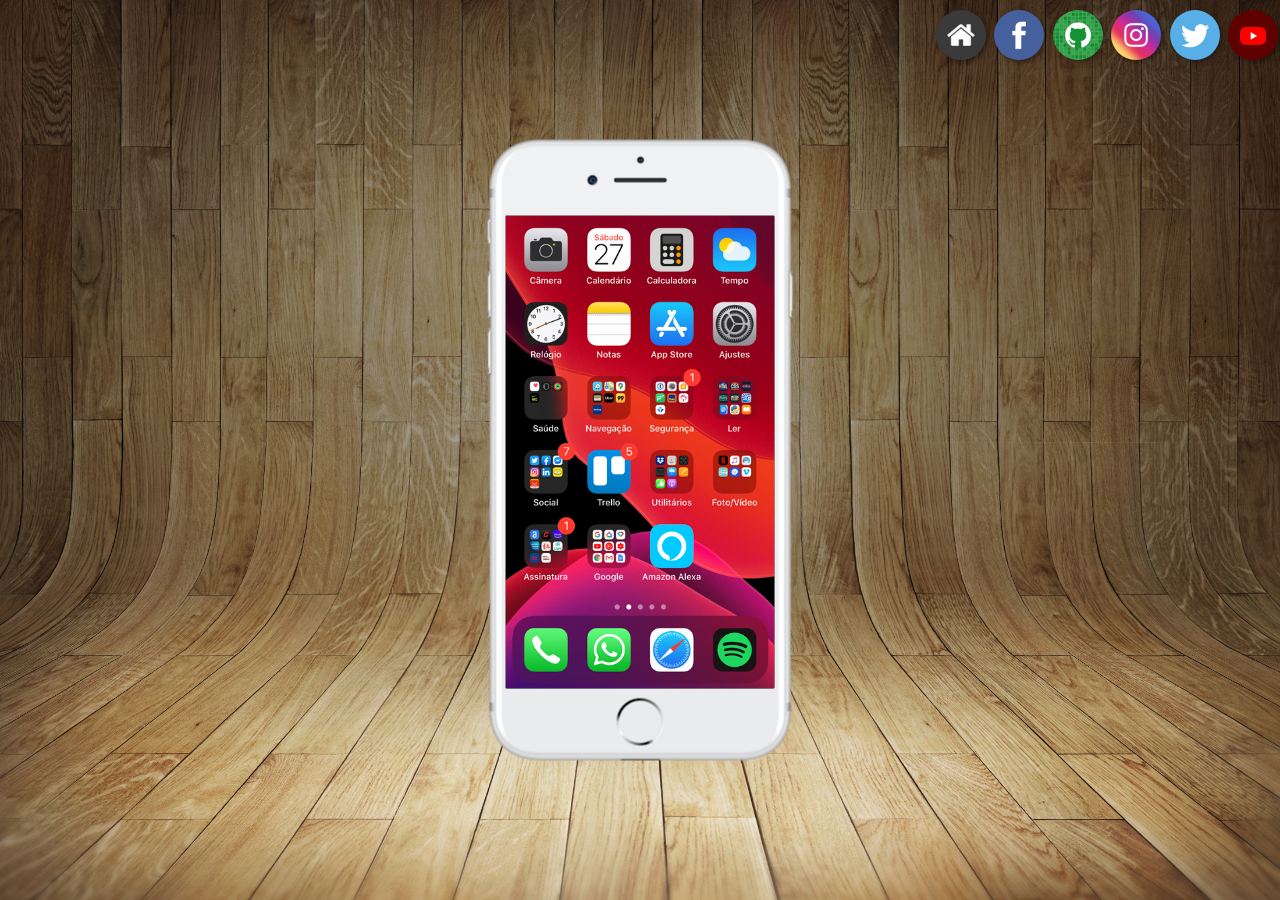
<file: index.html>
<!DOCTYPE html>
<html lang="pt-br">
<head>
    <meta charset="UTF-8">
    <meta name="viewport" content="width=device-width, initial-scale=1.0">
    <title>Projeto Redes Sociais Ramon</title>
    <link rel="shortcut icon" href="midias/favicon.ico" type="image/x-icon">
    <link rel="stylesheet" href="estilos/style.css">
</head>
<body>
    <main>
        <section id="telefone">
            <iframe src="home.html" frameborder="0" name="tela" id="tela">Seu Navegador não é Compativel</iframe>
        </section>
        <section id="social">
            <a href="home.html" target="tela" ><img src="midias/imagens/logo-home.jpg" alt="Imagem logo Home"></a> 
            <a href="facebook.html" target="tela"><img src="midias/imagens/logo-facebook.jpg" alt="Imagem logo Facebook"></a> 
            <a href="github.html" target="tela"><img src="midias/imagens/logo-github.jpg" alt="imagem logo Github"></a> 
            <a href="instagram.html" target="tela"><img src="midias/imagens/logo-instagram.jpg" alt="Imagem logo Instagram"></a> 
            <a href="twitter.html" target="tela"><img src="midias/imagens/logo-twitter.jpg" alt="Imagem logo Twitter"></a> 
            <a href="youtube.html" target="tela"><img src="midias/imagens/logo-youtube.jpg" alt="Imagem logo Youtube"></a>
        </section>
    </main>
</body>
</html>
</file>
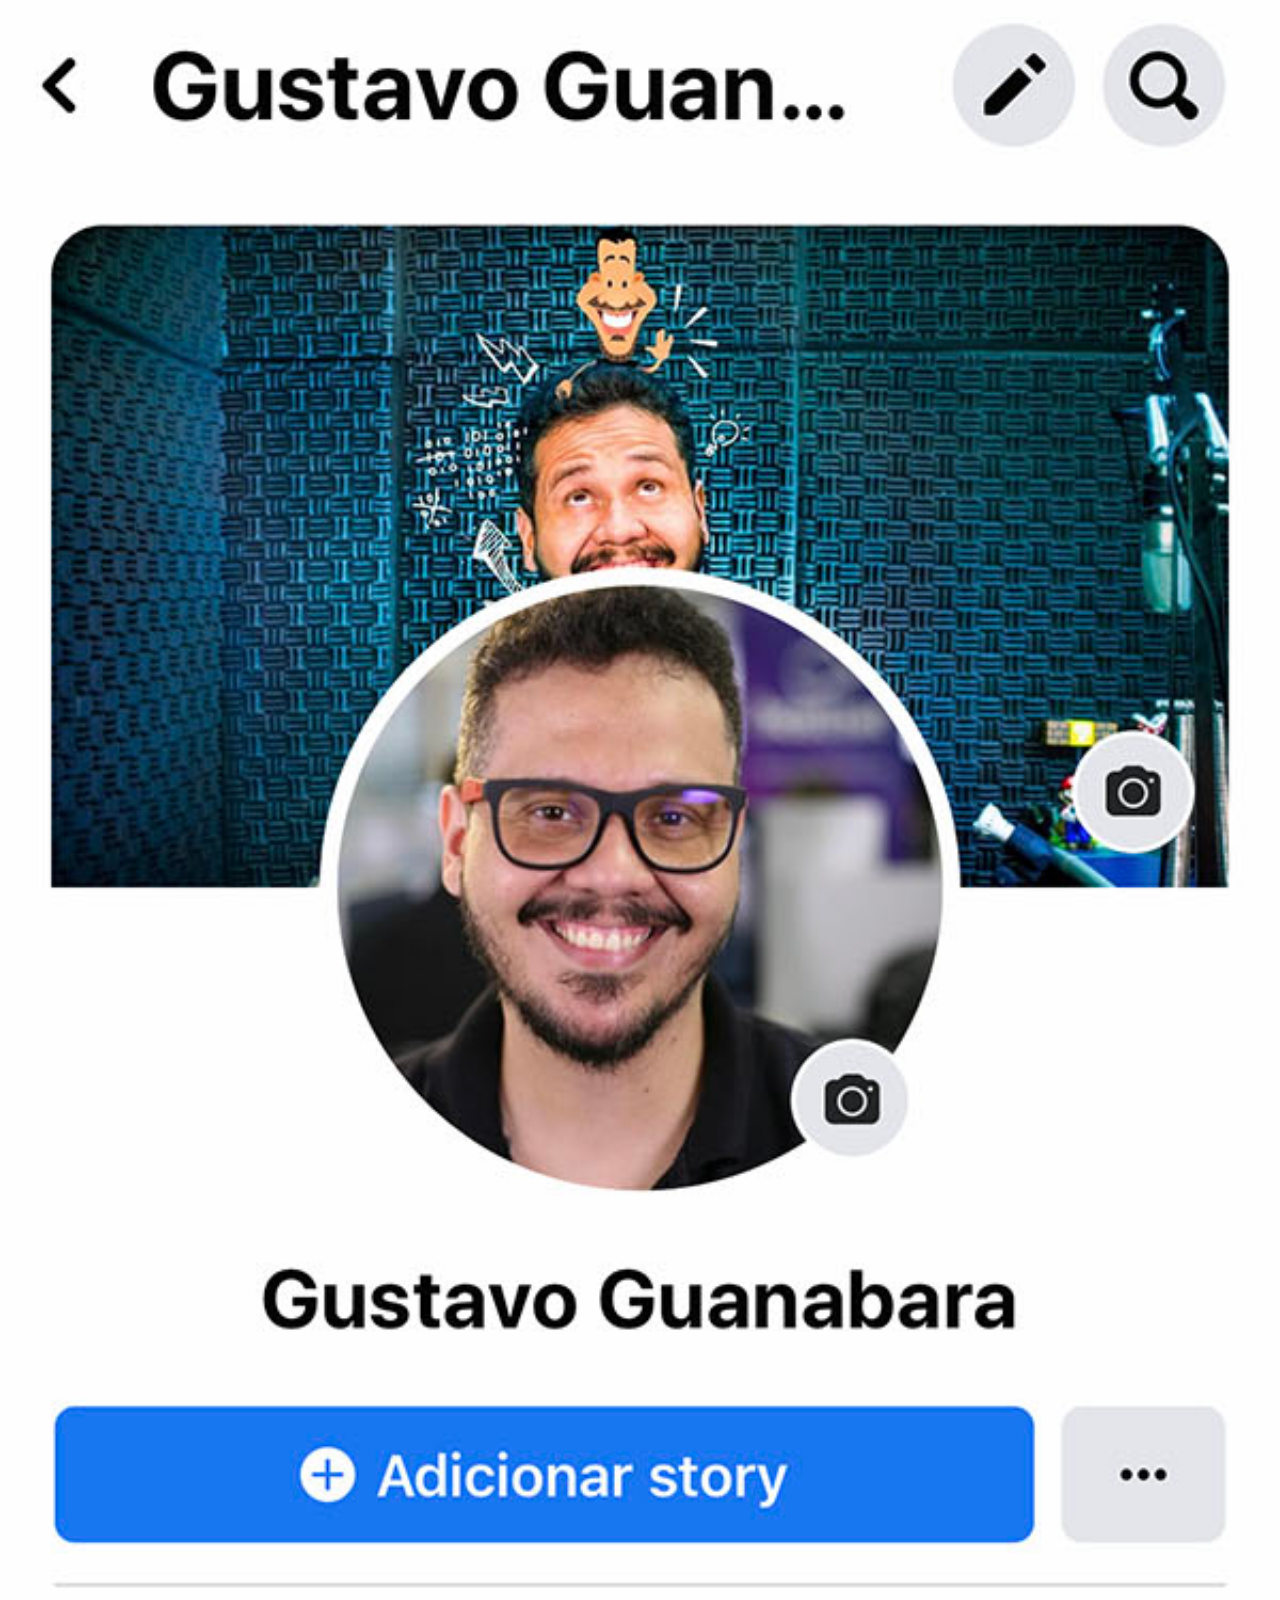
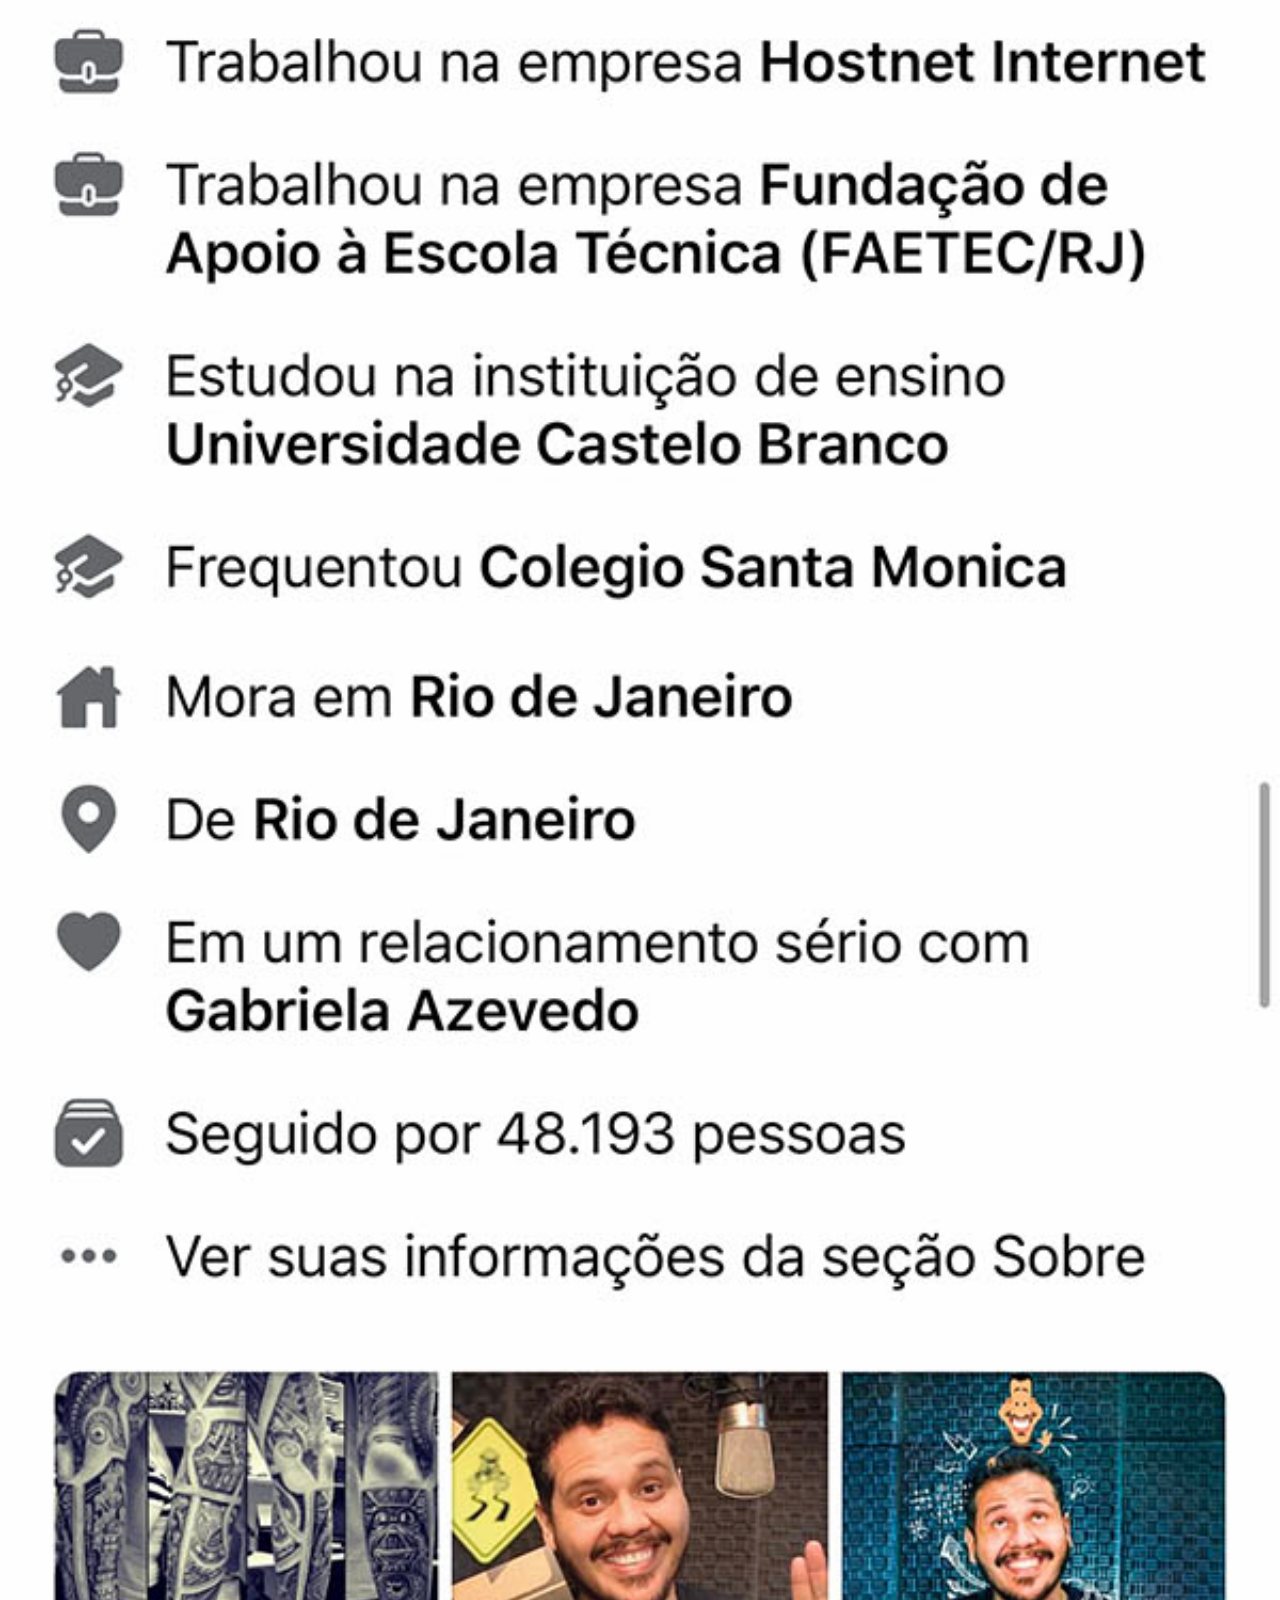
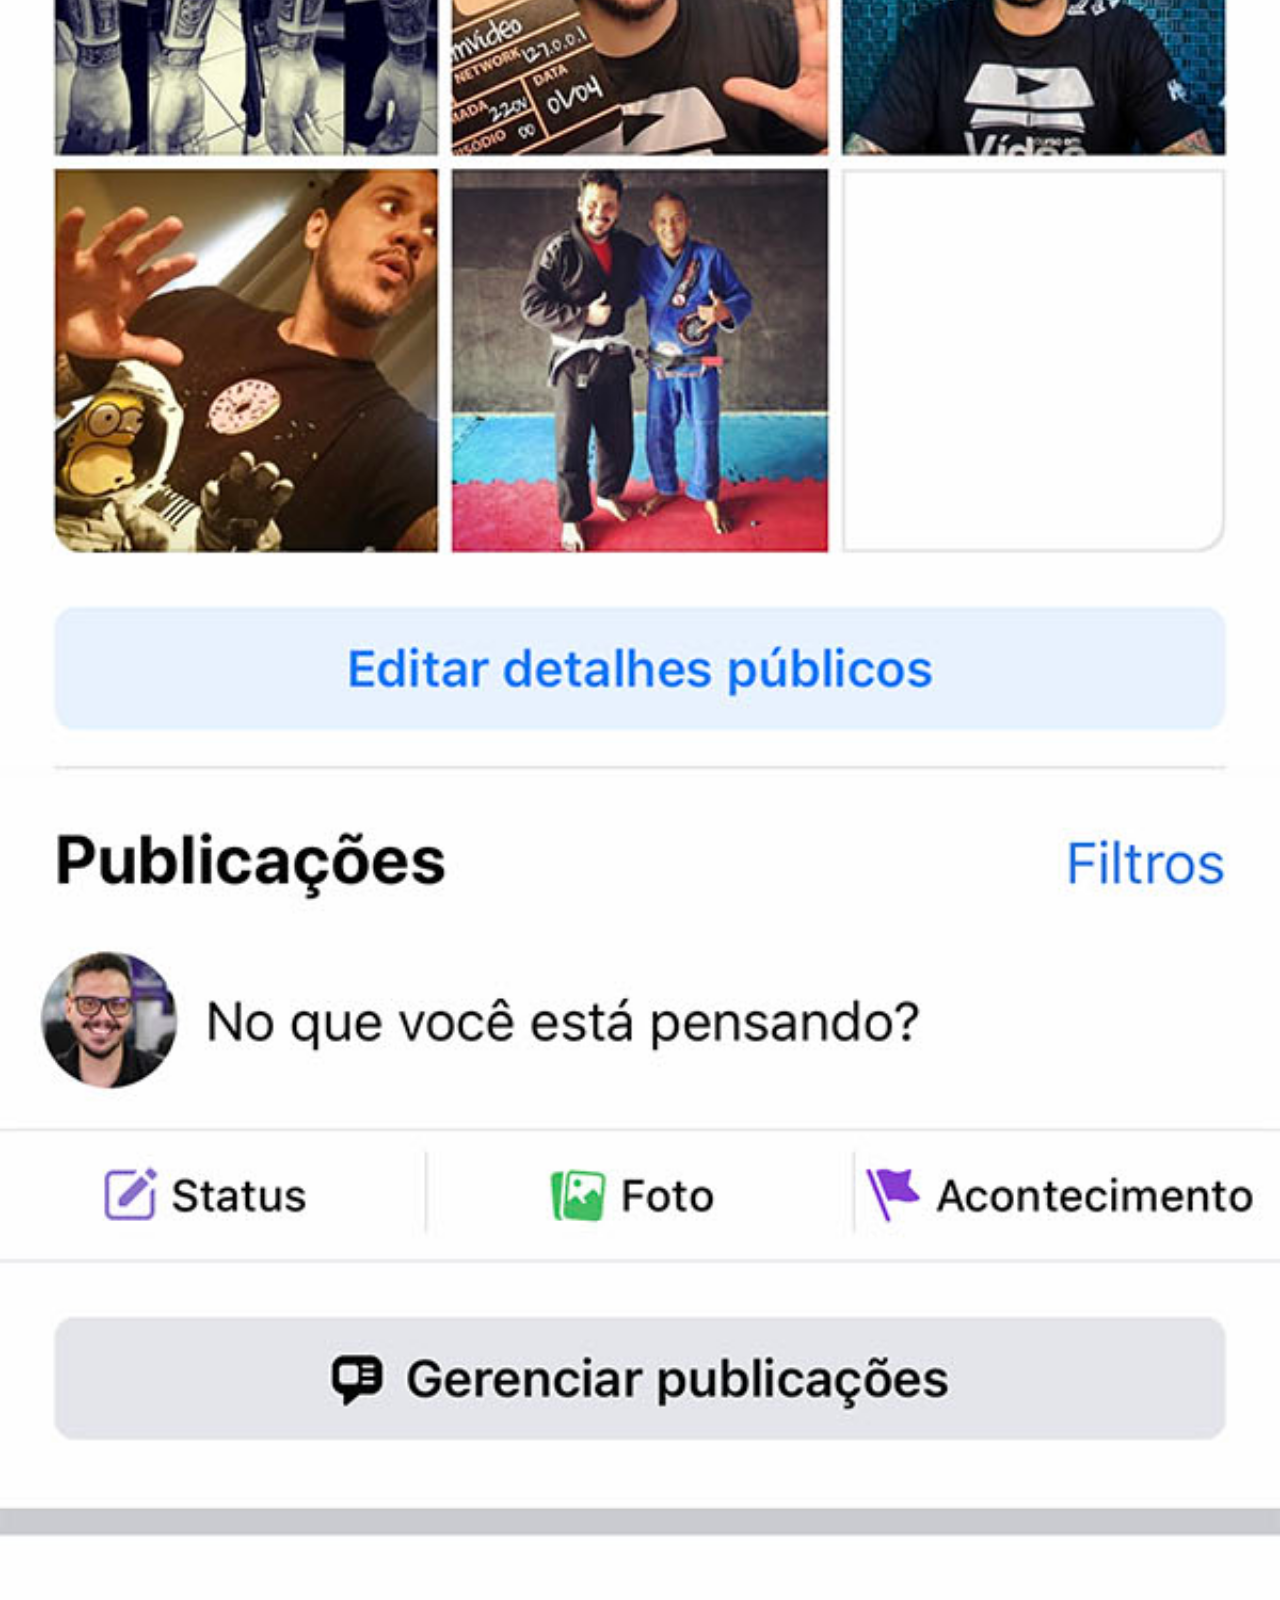
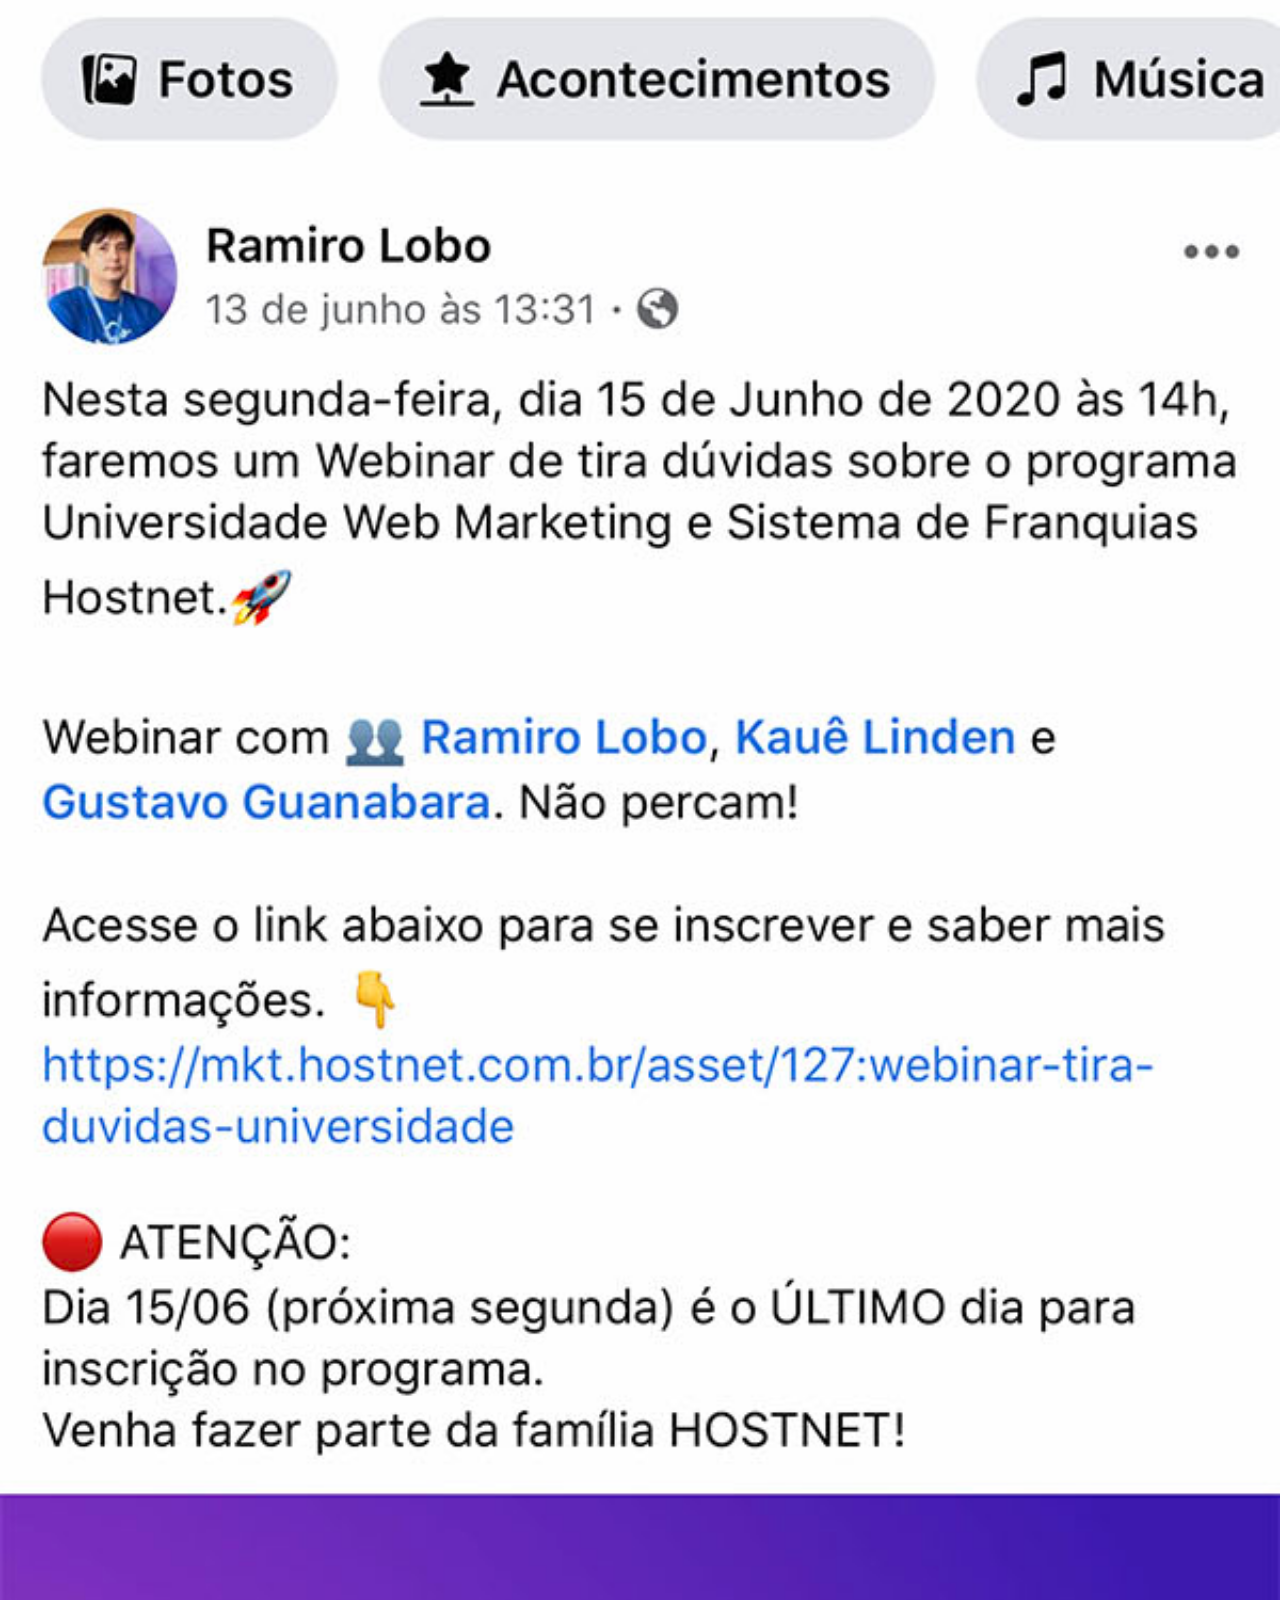
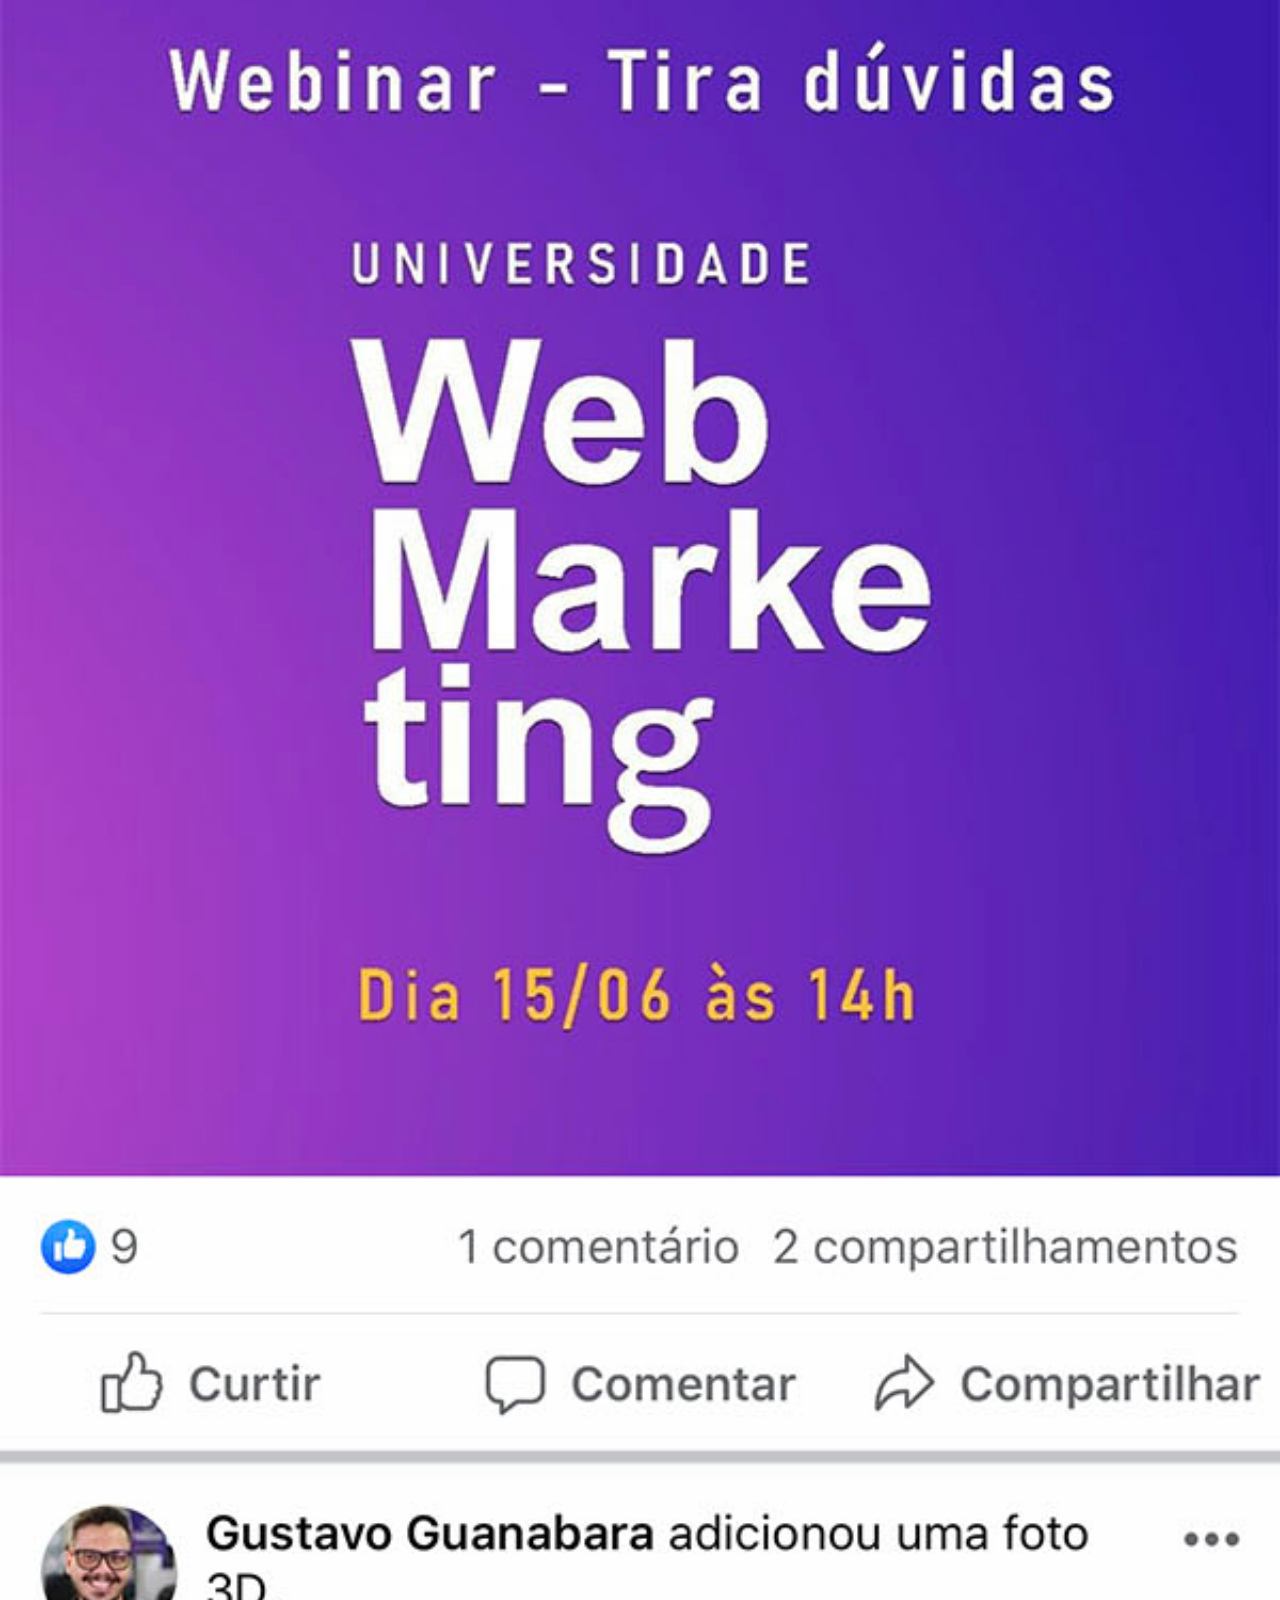
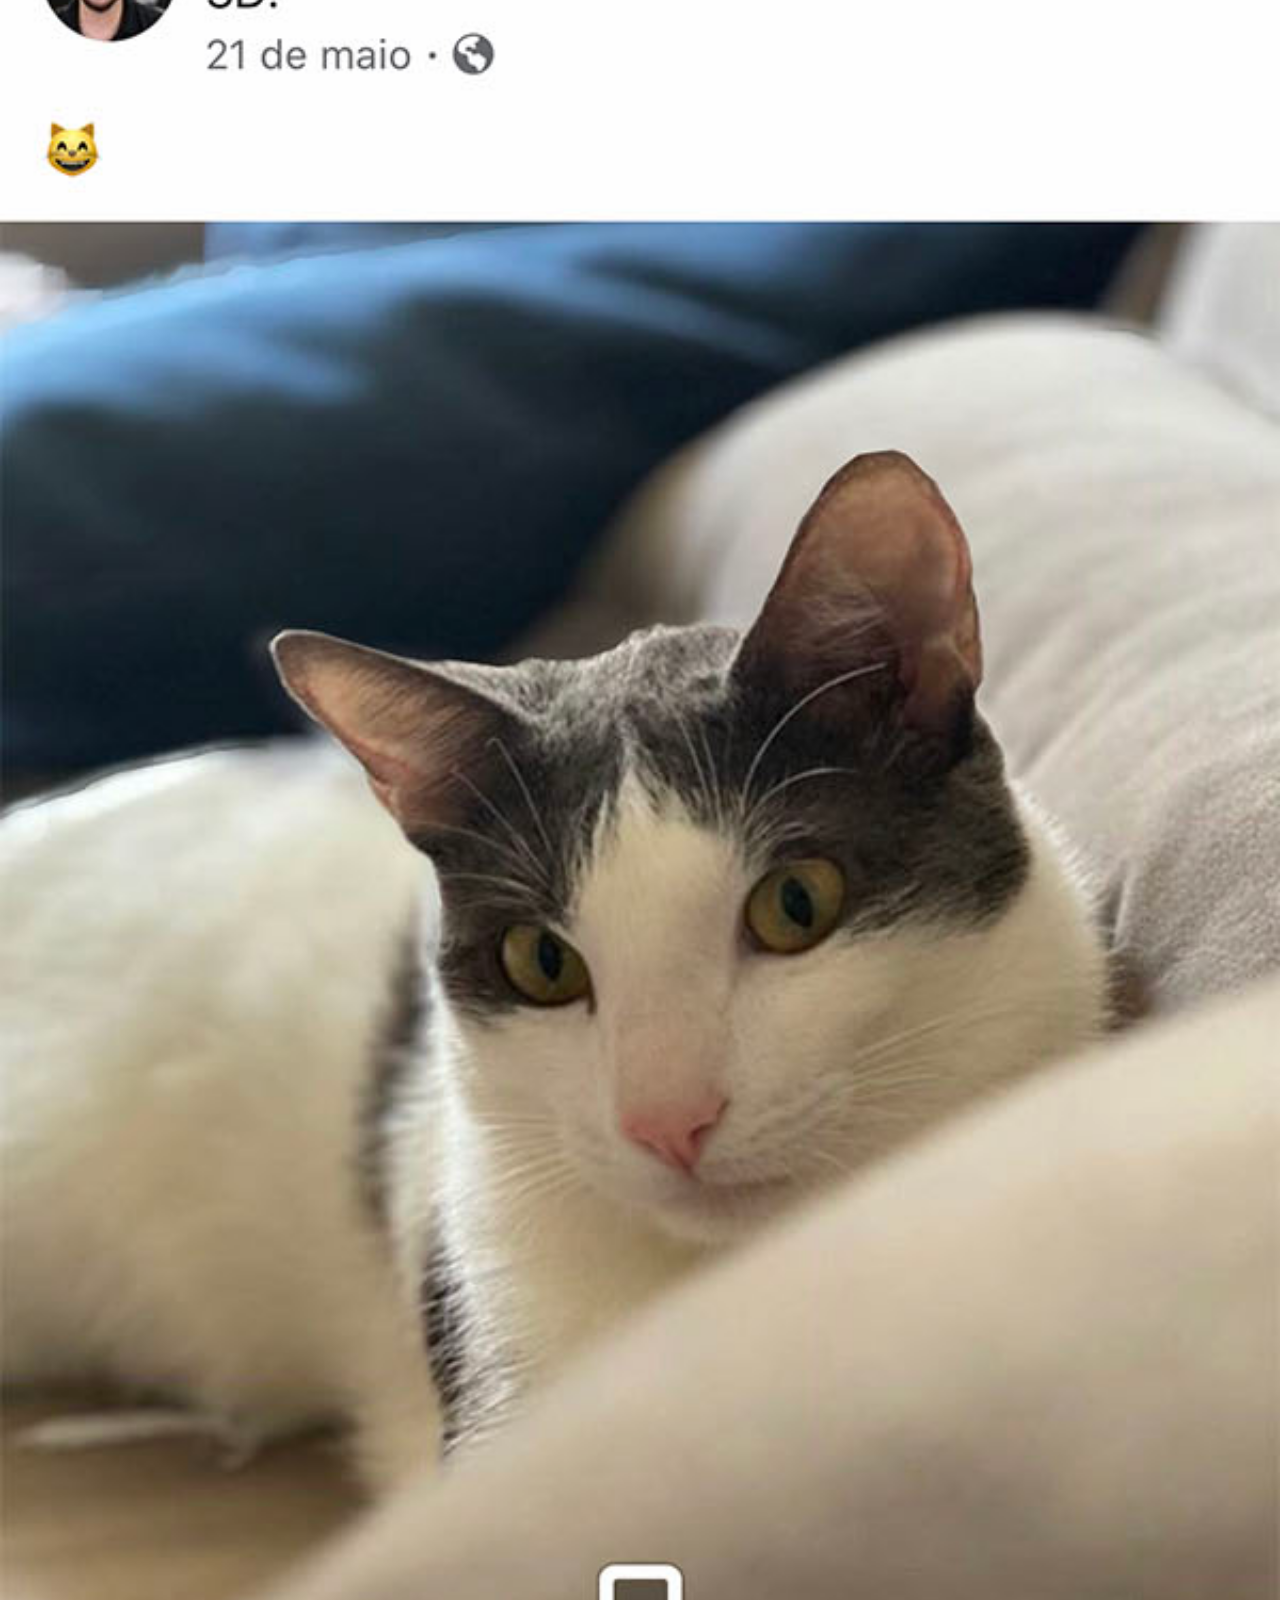
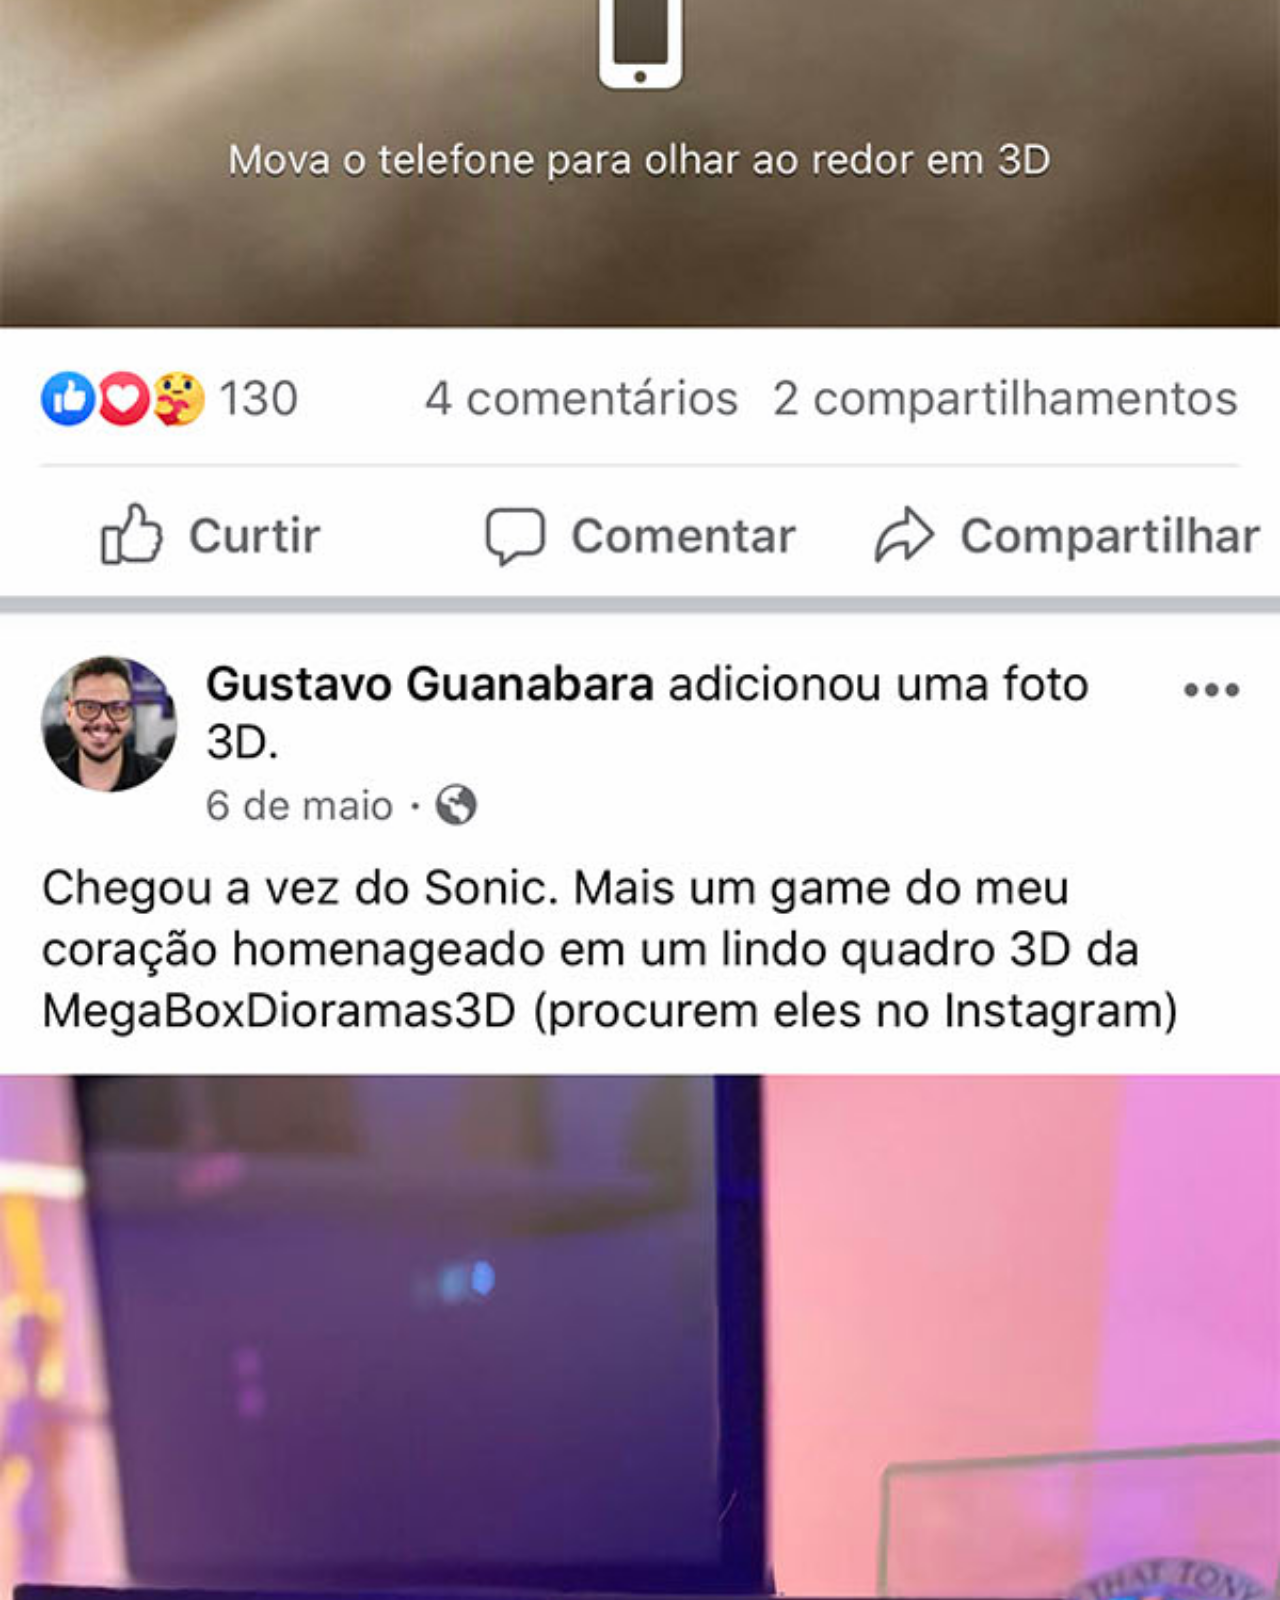
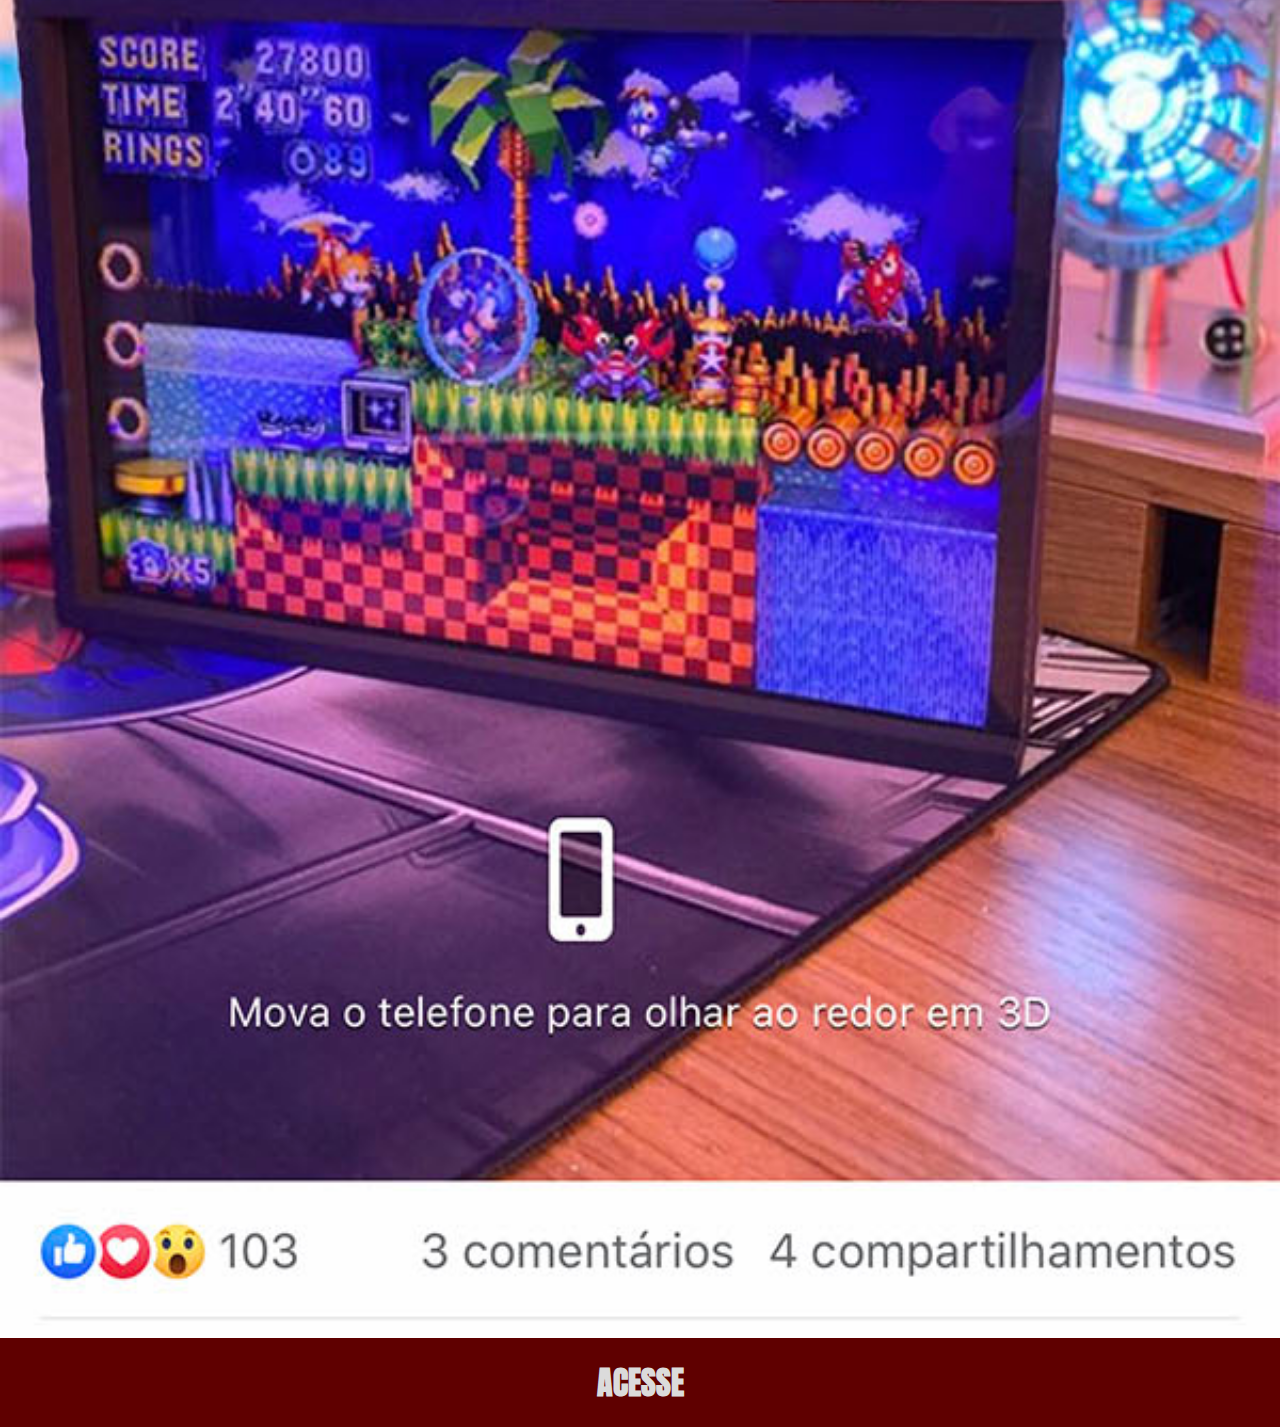
<file: facebook.html>
<!DOCTYPE html>
<html lang="pt-br">
<head>
    <meta charset="UTF-8">
    <meta name="viewport" content="width=device-width, initial-scale=1.0">
    <title>Facebook</title>
    <link rel="stylesheet" href="estilos/social.css">
</head>
<body>
    <img src="midias/imagens/tela-facebook.jpg" alt="imagem tela Facebook">
    <a href="https://www.facebook.com/CursosEmVideo/" target="_blank">ACESSE</a>
</body>
</html>
</file>
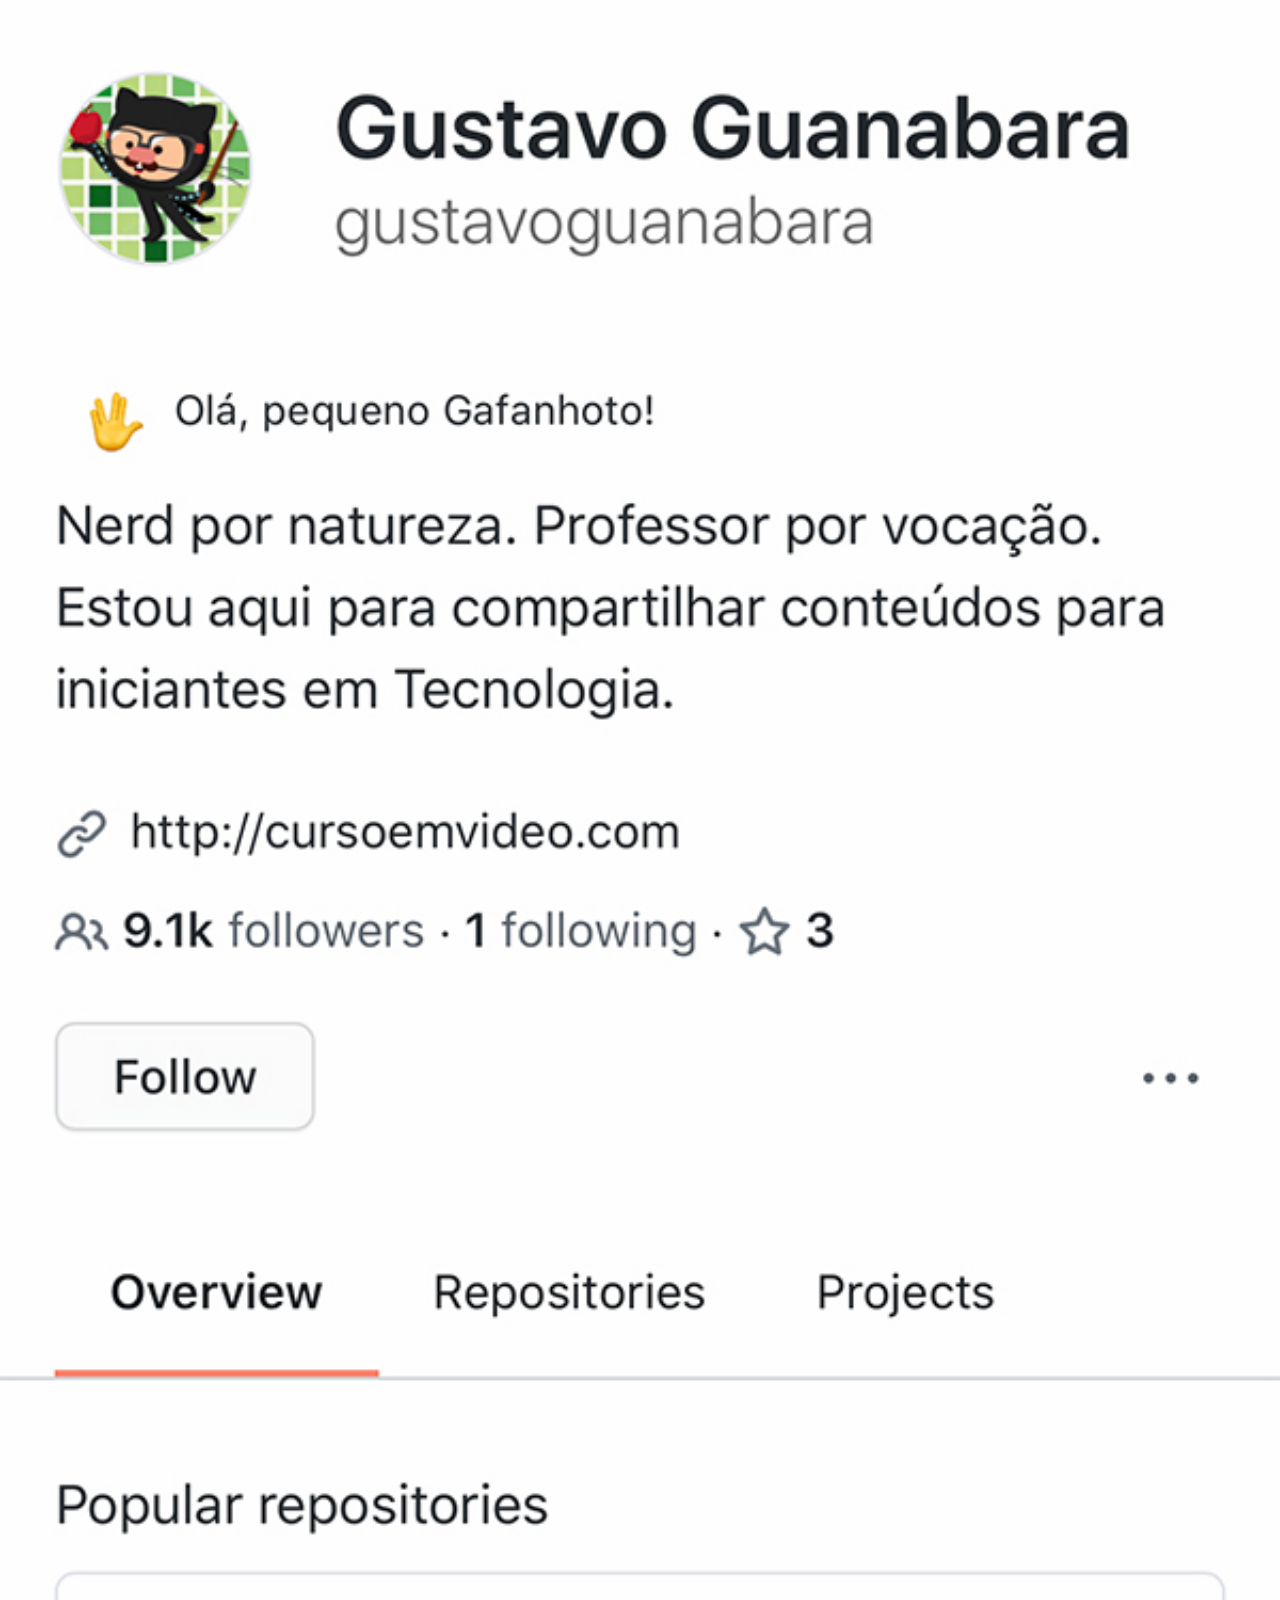
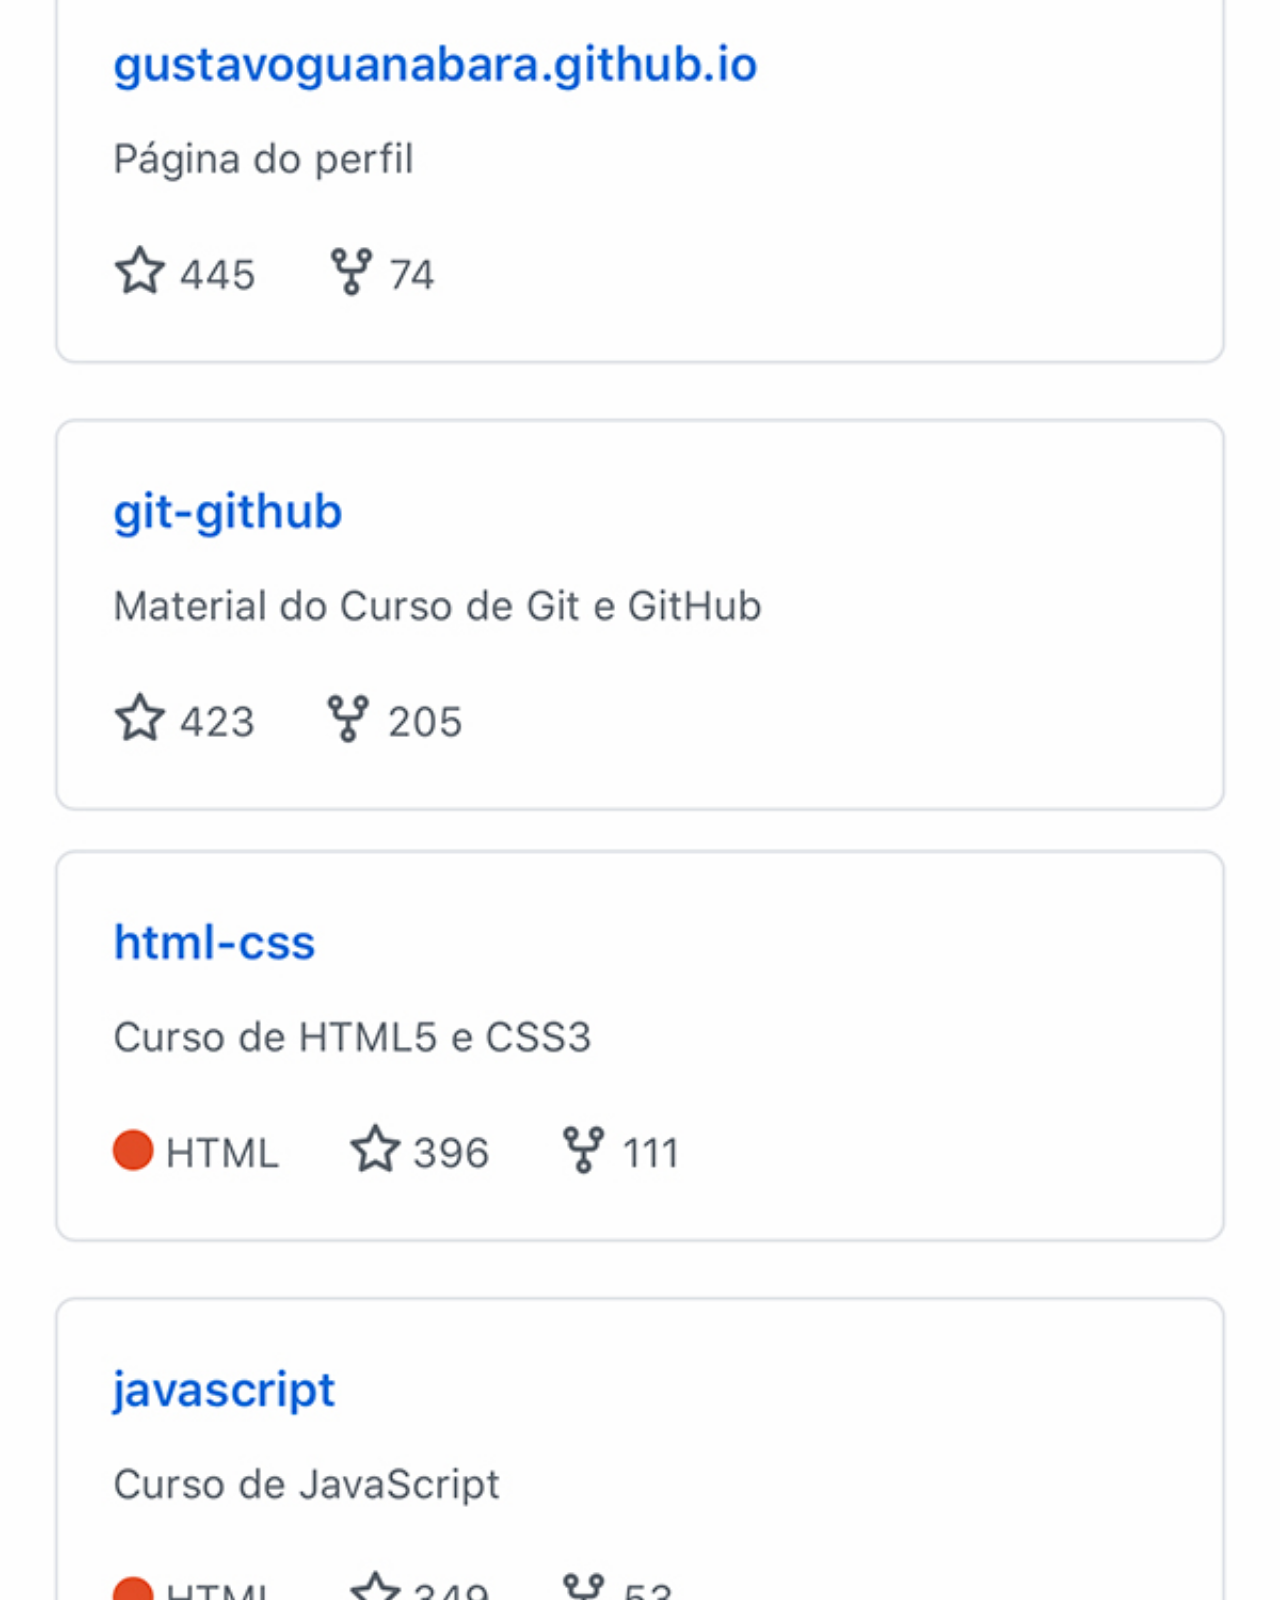
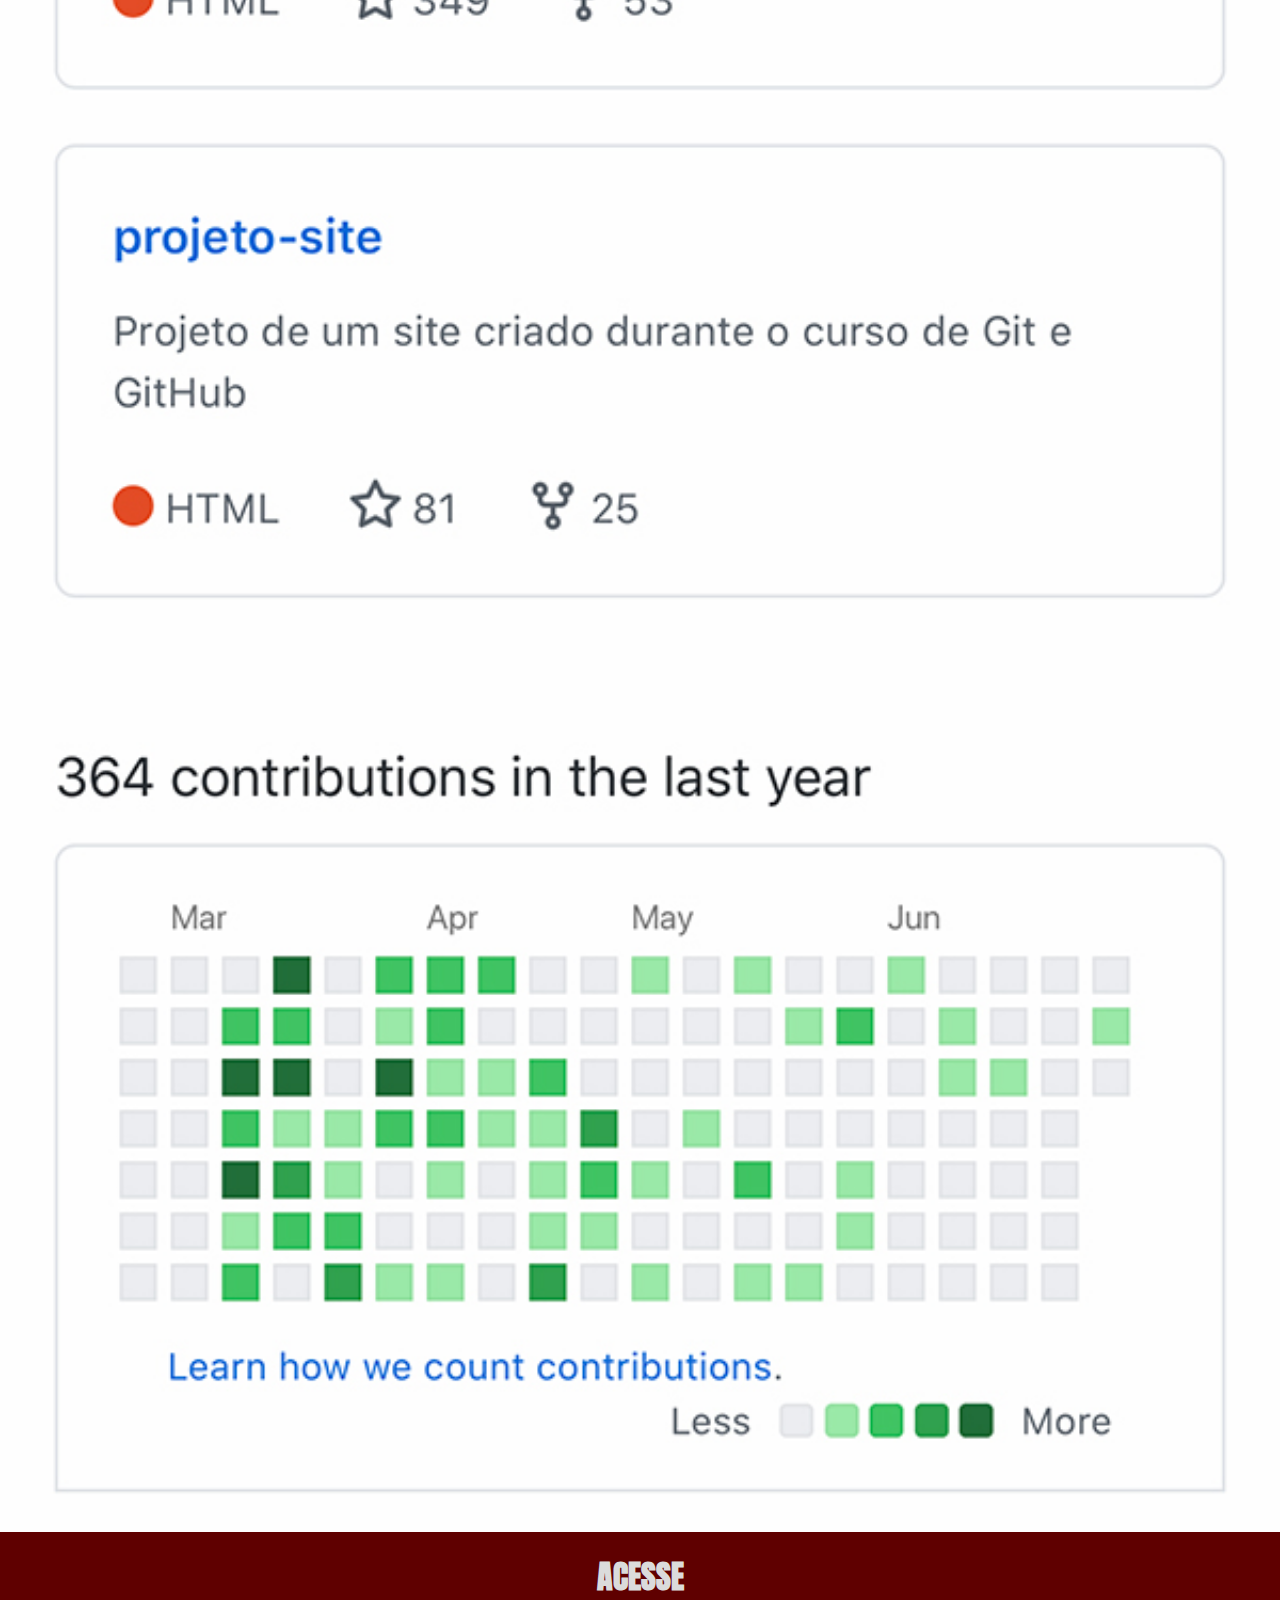
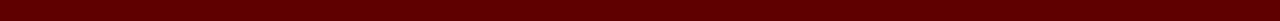
<file: github.html>
<!DOCTYPE html>
<html lang="pt-br">
<head>
    <meta charset="UTF-8">
    <meta name="viewport" content="width=device-width, initial-scale=1.0">
    <title>Github</title>
    <link rel="stylesheet" href="estilos/social.css">
</head>
<body>
    <img src="midias/imagens/tela-github.jpg" alt="imagem tela github">
    <a href="https://github.com/gustavoguanabara" target="_blank">ACESSE</a>
</body>
</html>
</file>
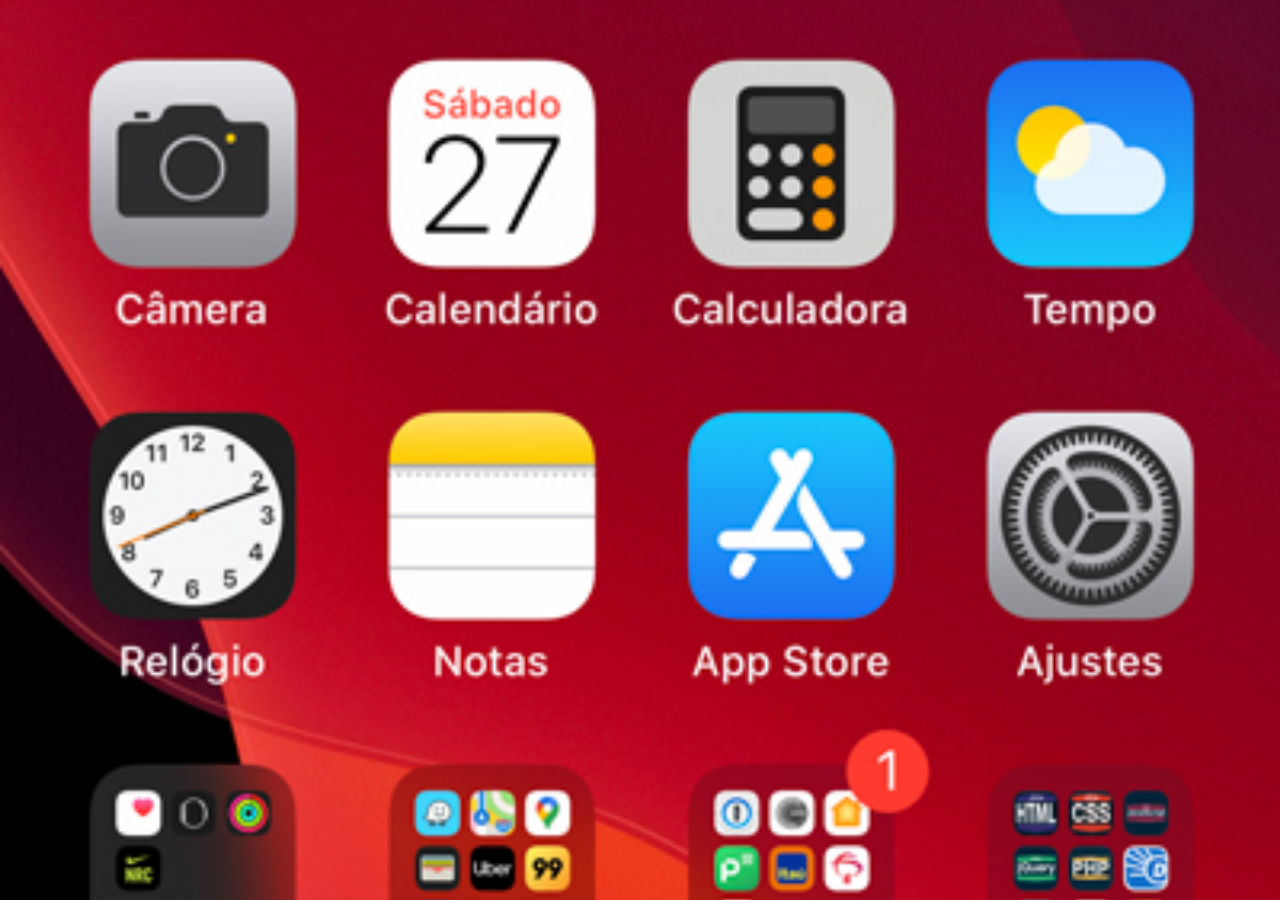
<file: home.html>
<!DOCTYPE html>
<html lang="pt-br">
<head>
    <meta charset="UTF-8">
    <meta name="viewport" content="width=device-width, initial-scale=1.0">
    <title>Home</title>
    <style>
        * {
            margin: 0px;
            padding: 0px;
        }
        body {
            width: 100vw;
            height: 100vh;
            background: url('midias/imagens/tela-home.jpg') no-repeat center top black;
            background-size: cover;
        }
    </style>
</head>
<body>
    
</body>
</html>
</file>
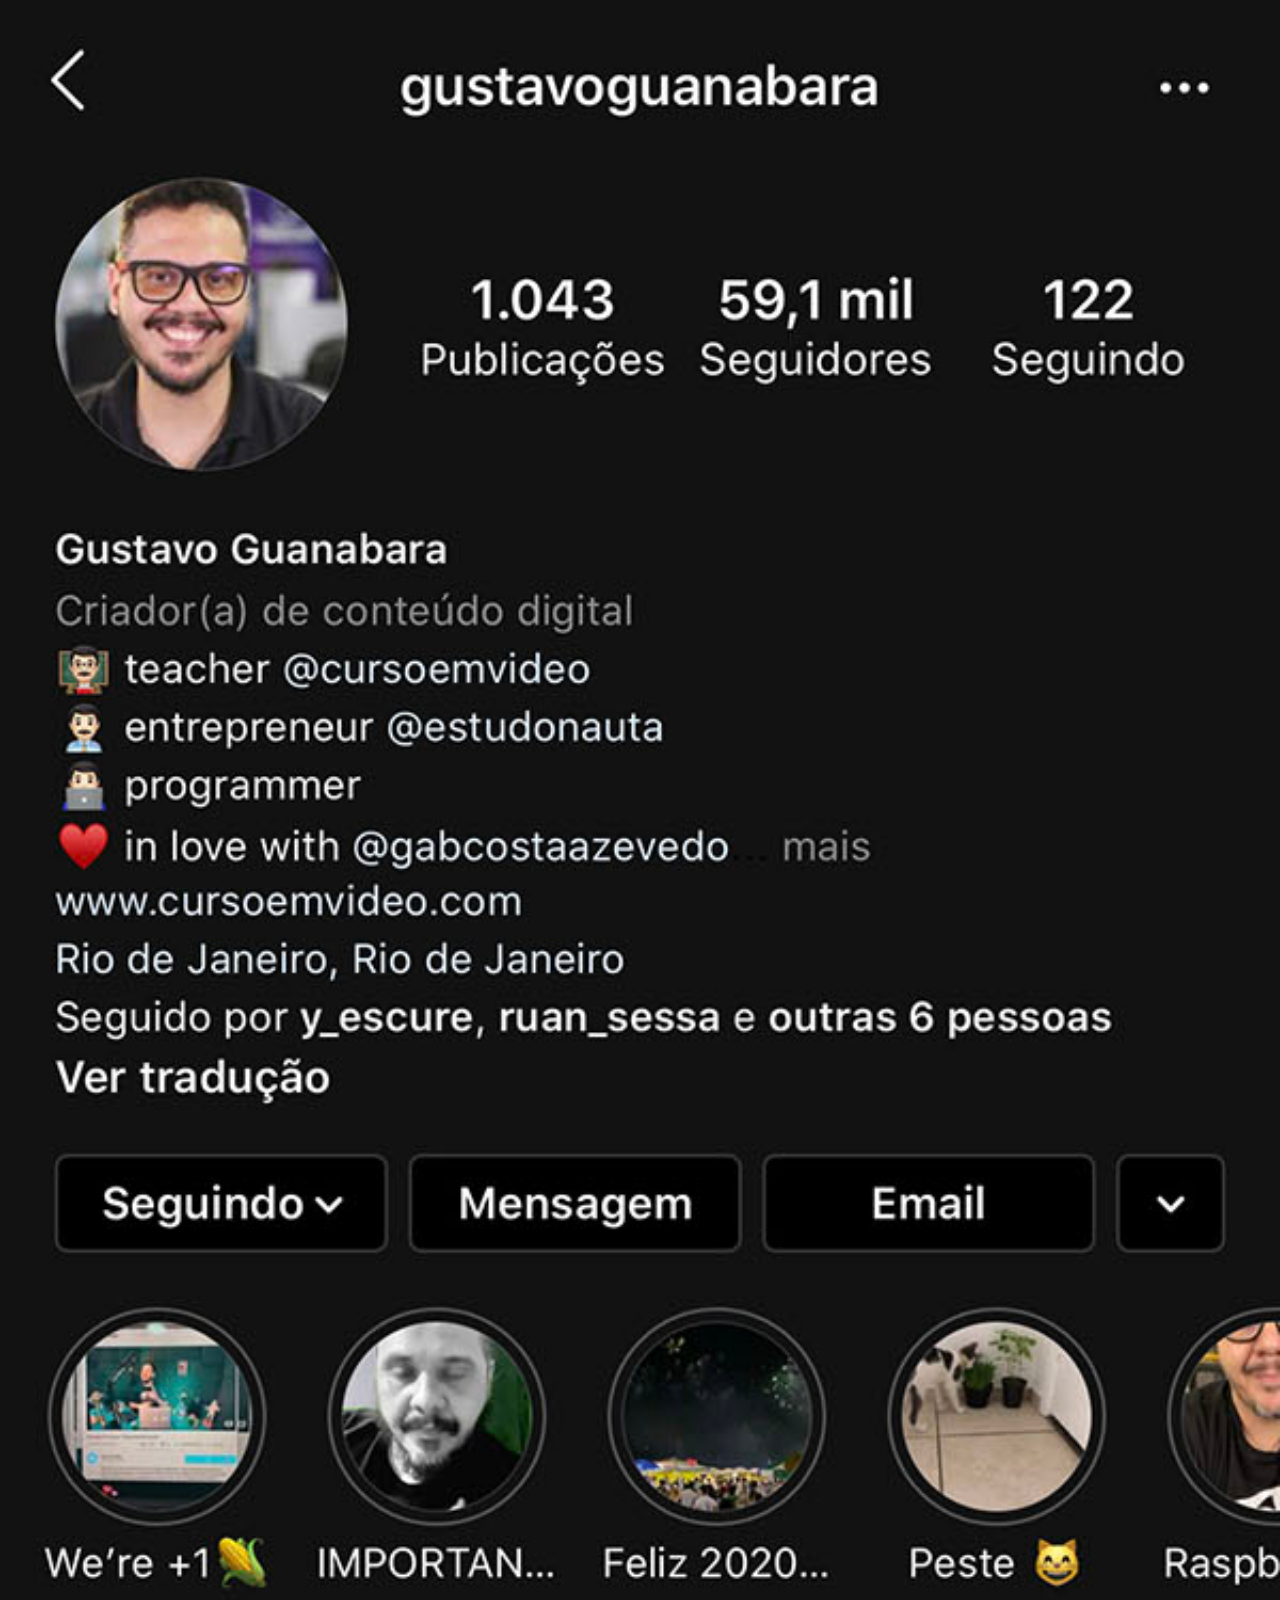
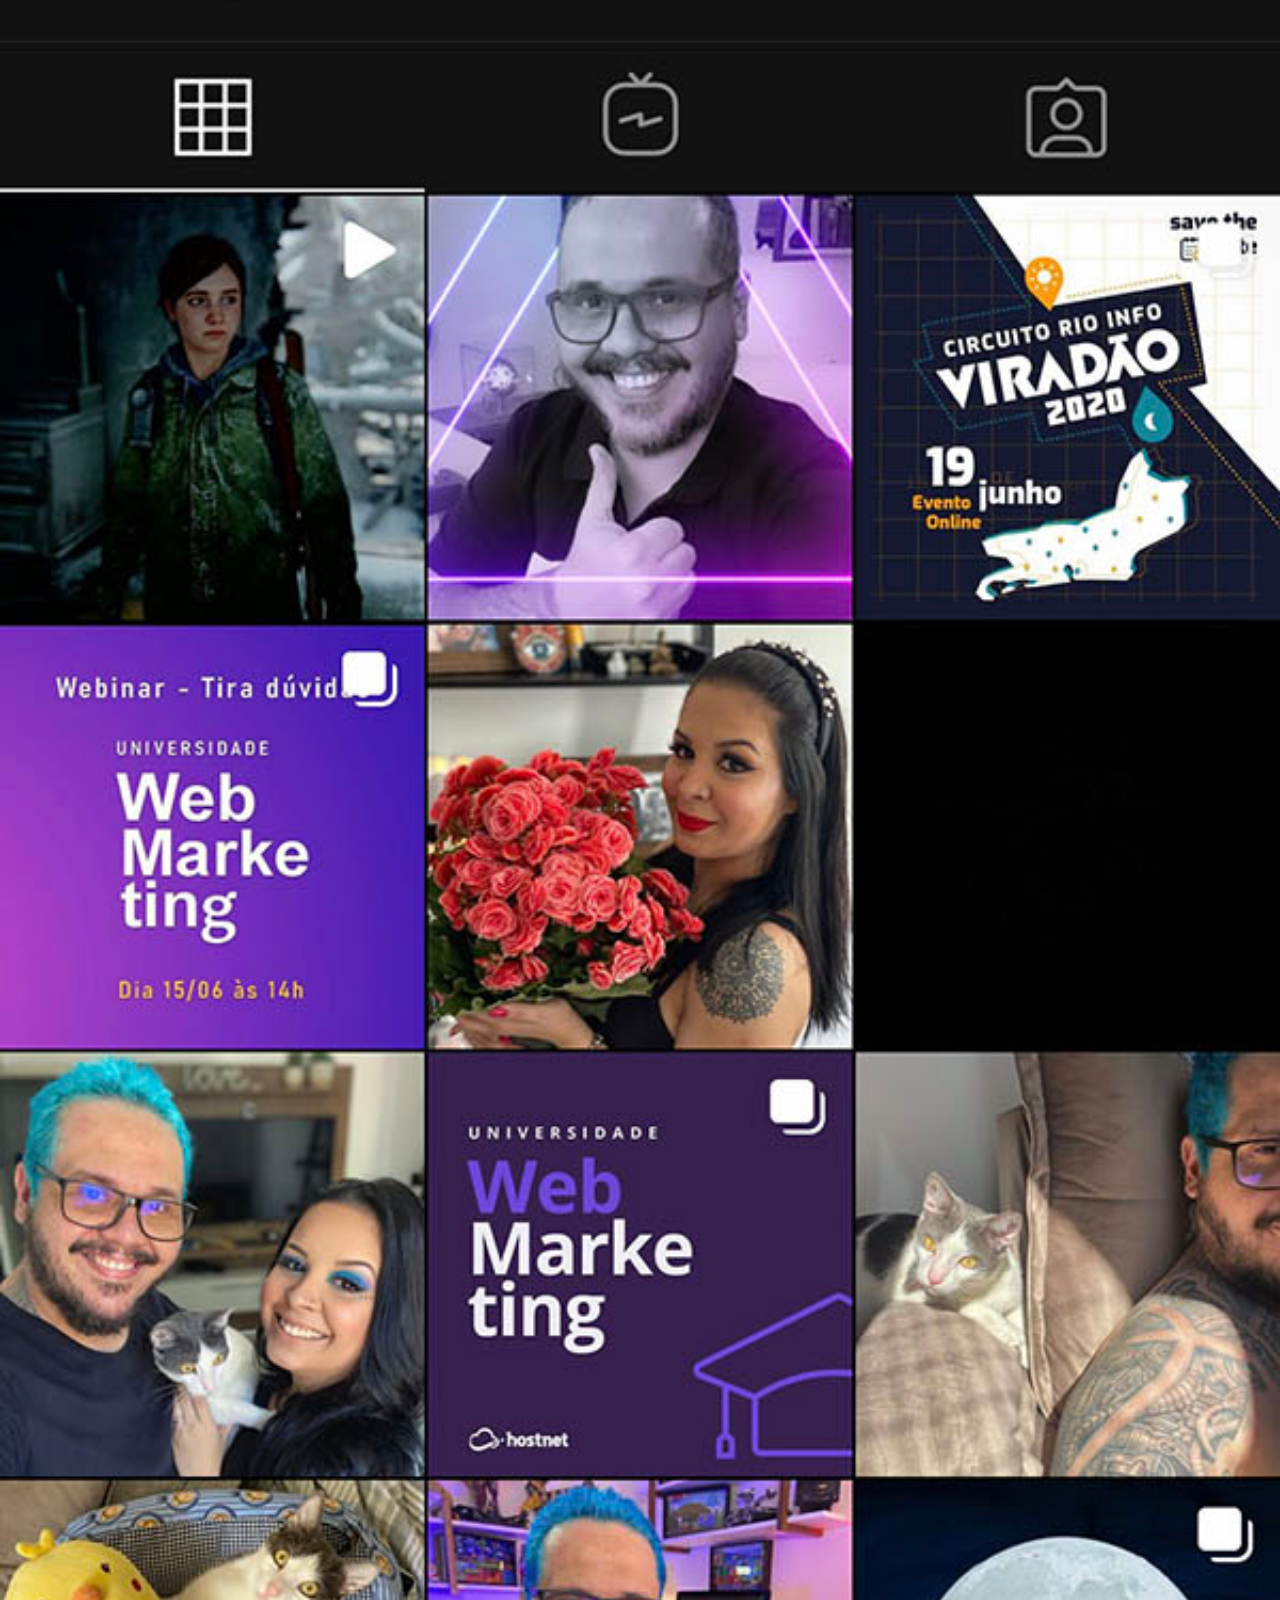
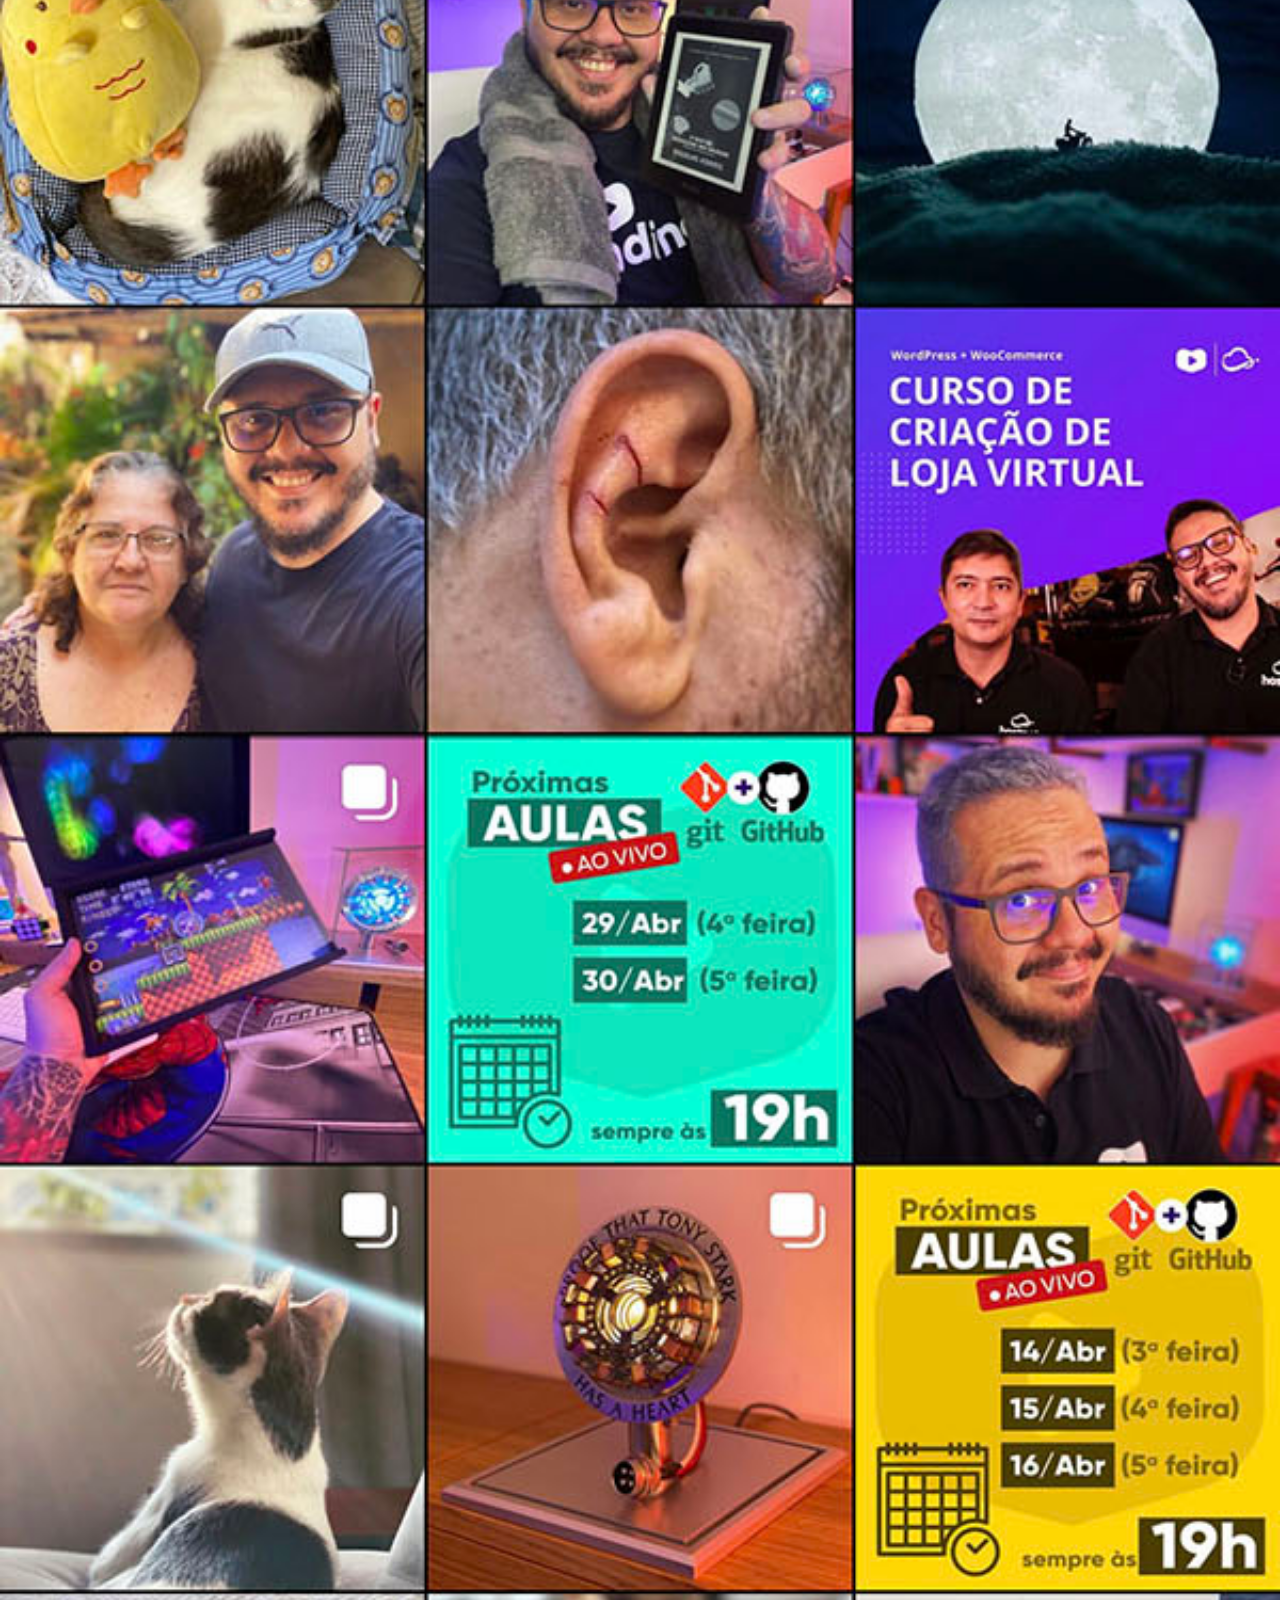
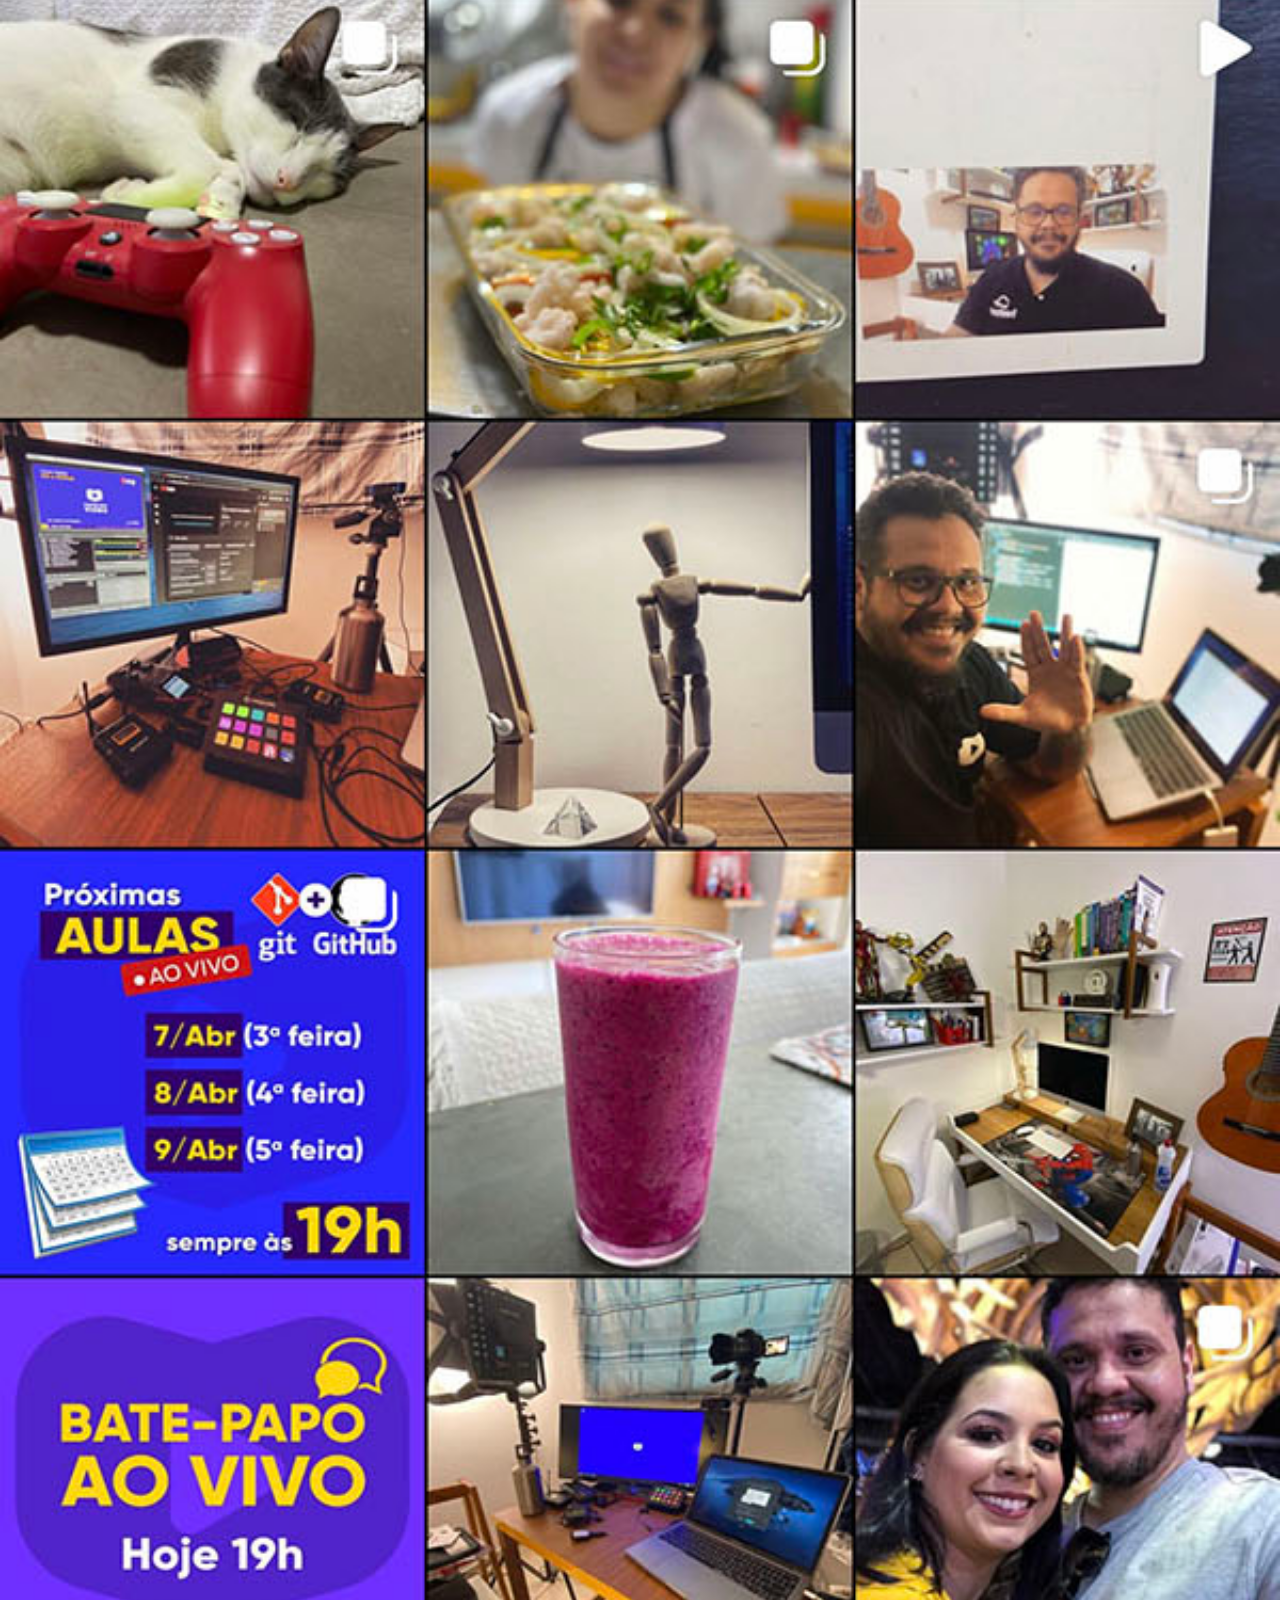
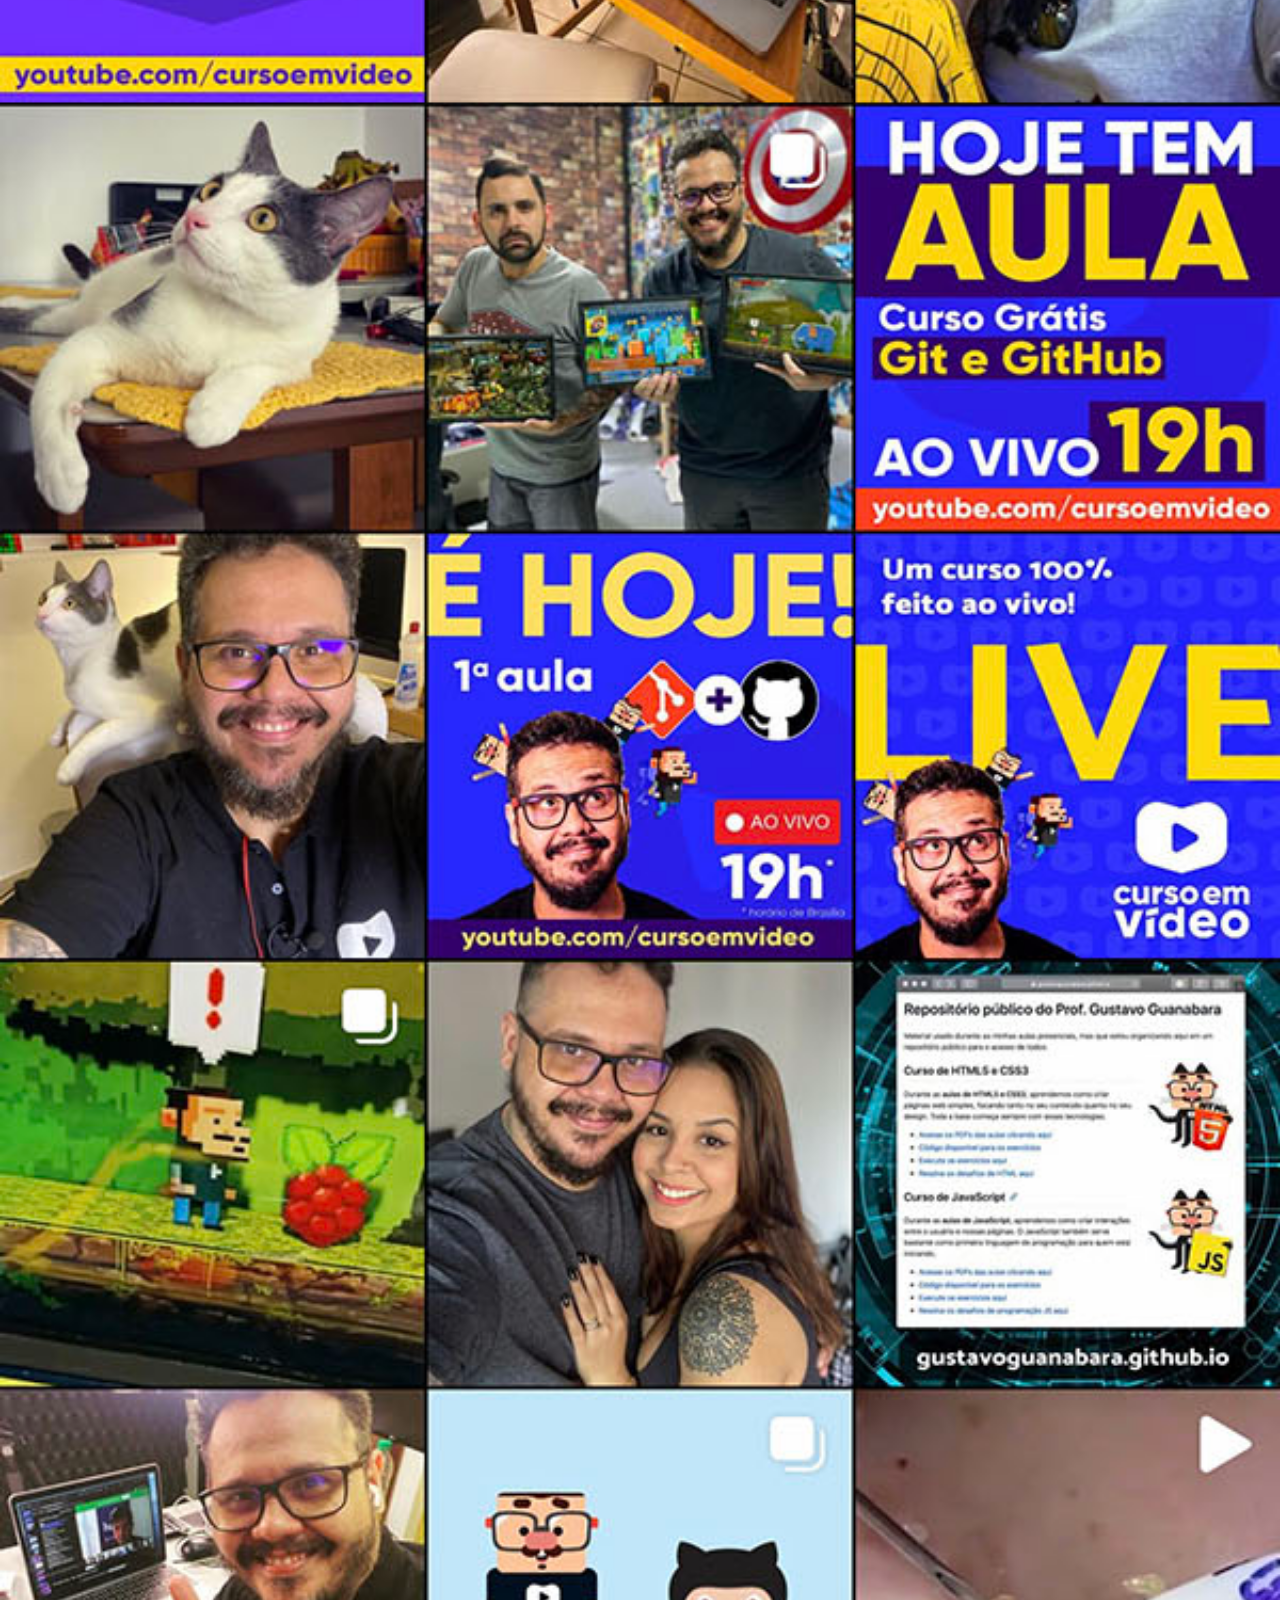
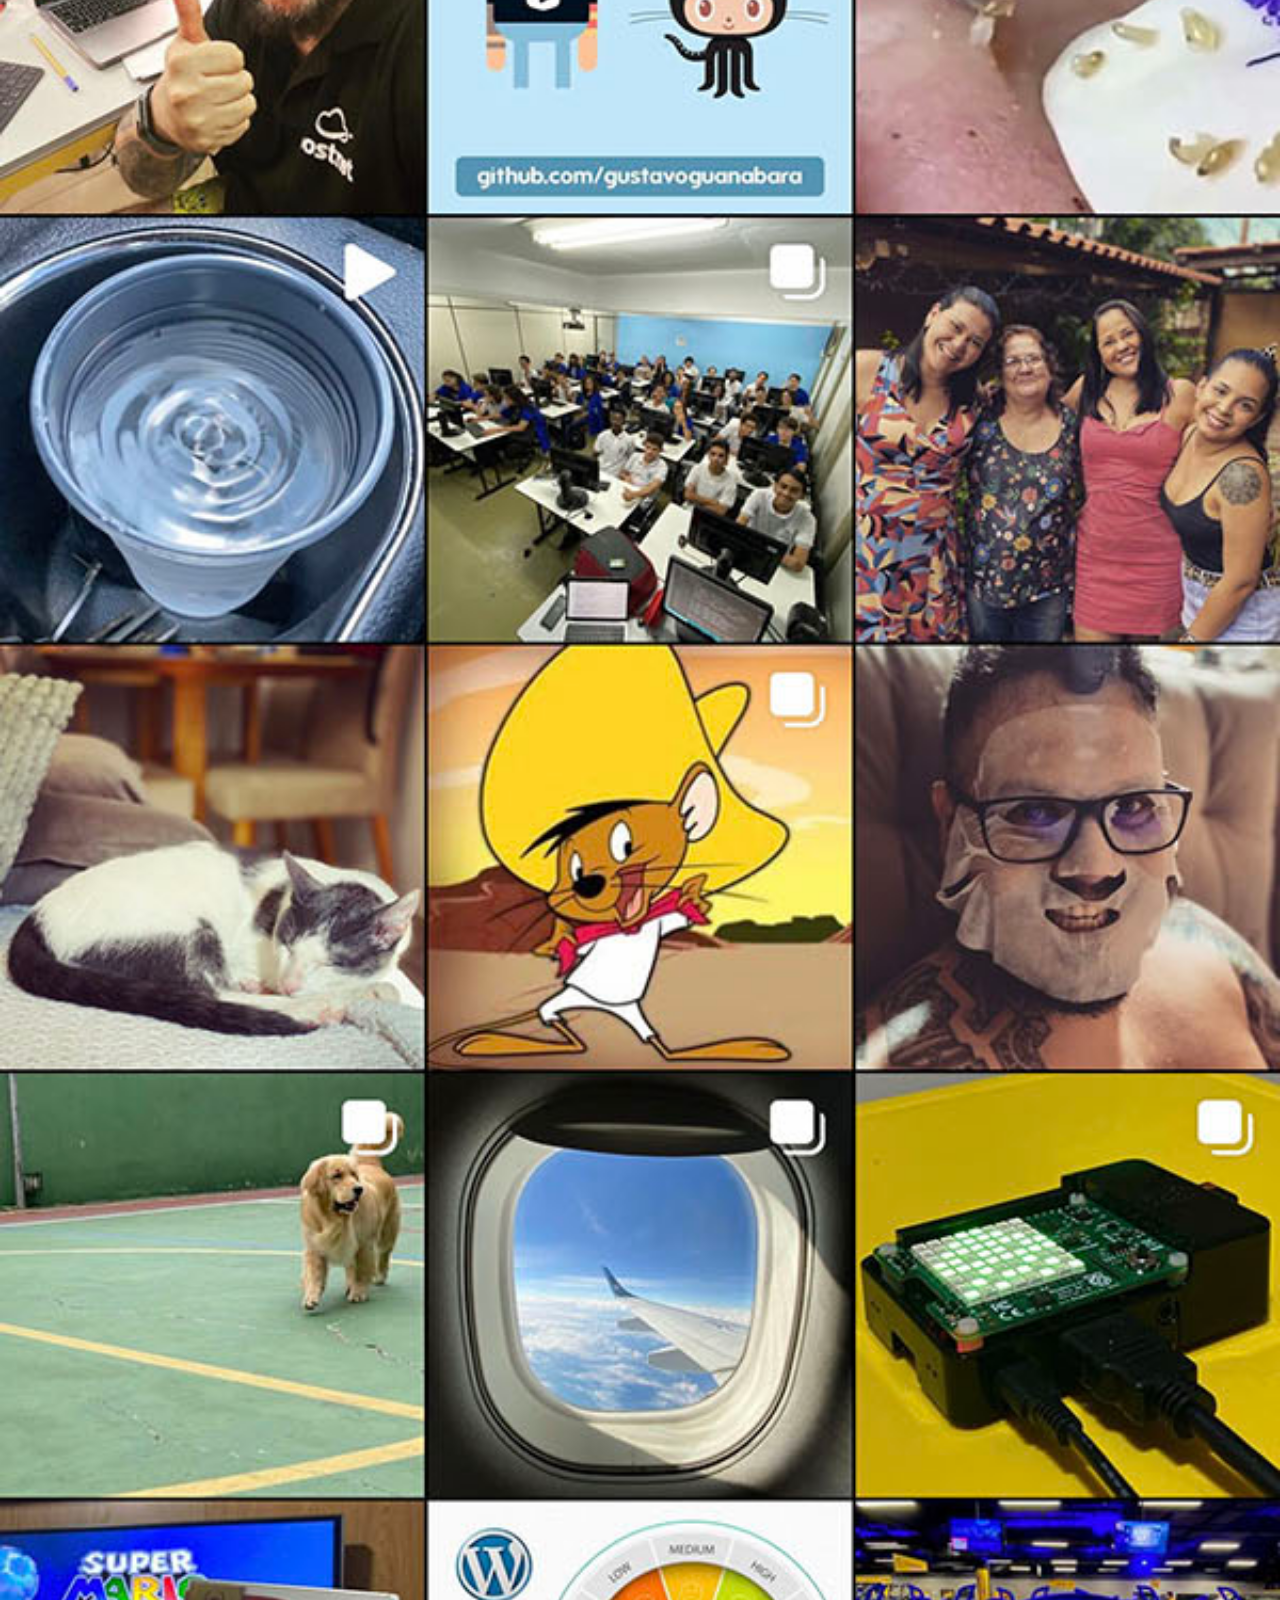
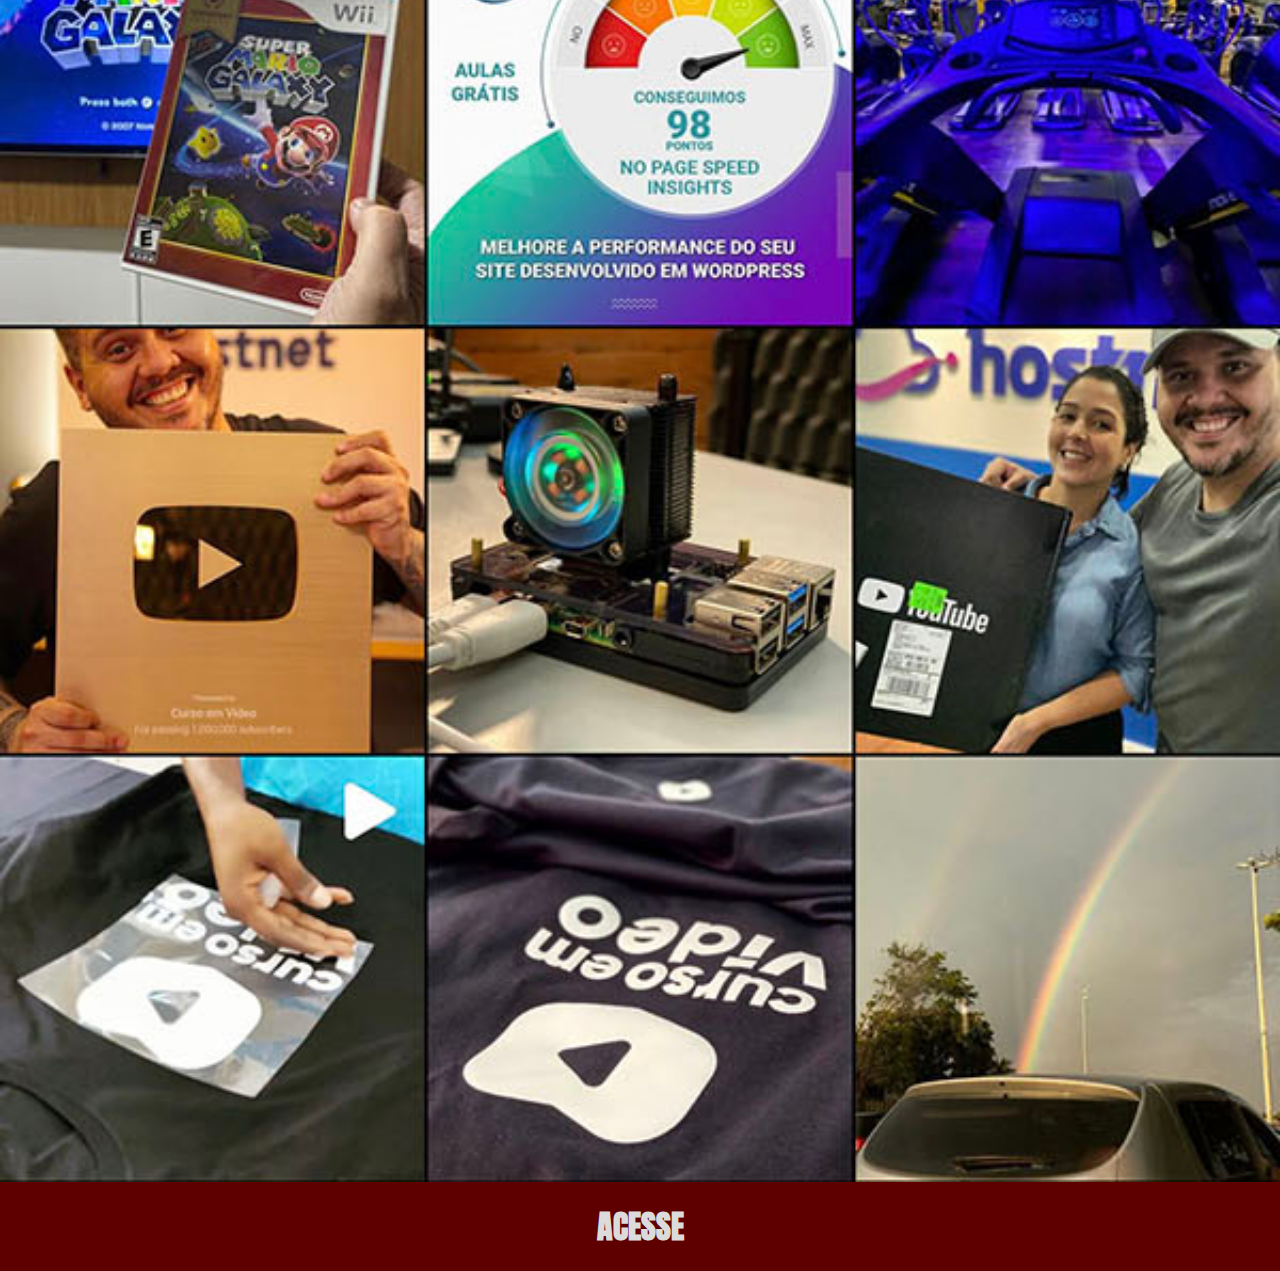
<file: instagram.html>
<!DOCTYPE html>
<html lang="pt-br">
<head>
    <meta charset="UTF-8">
    <meta name="viewport" content="width=device-width, initial-scale=1.0">
    <title>Instagram</title>
    <link rel="stylesheet" href="estilos/social.css">
</head>
<body>
    <img src="midias/imagens/tela-instagram.jpg" alt="imagem site instagram">
    <a href="https://www.instagram.com/cursoemvideo/" target="_blank">ACESSE</a>
</body>
</html>
</file>
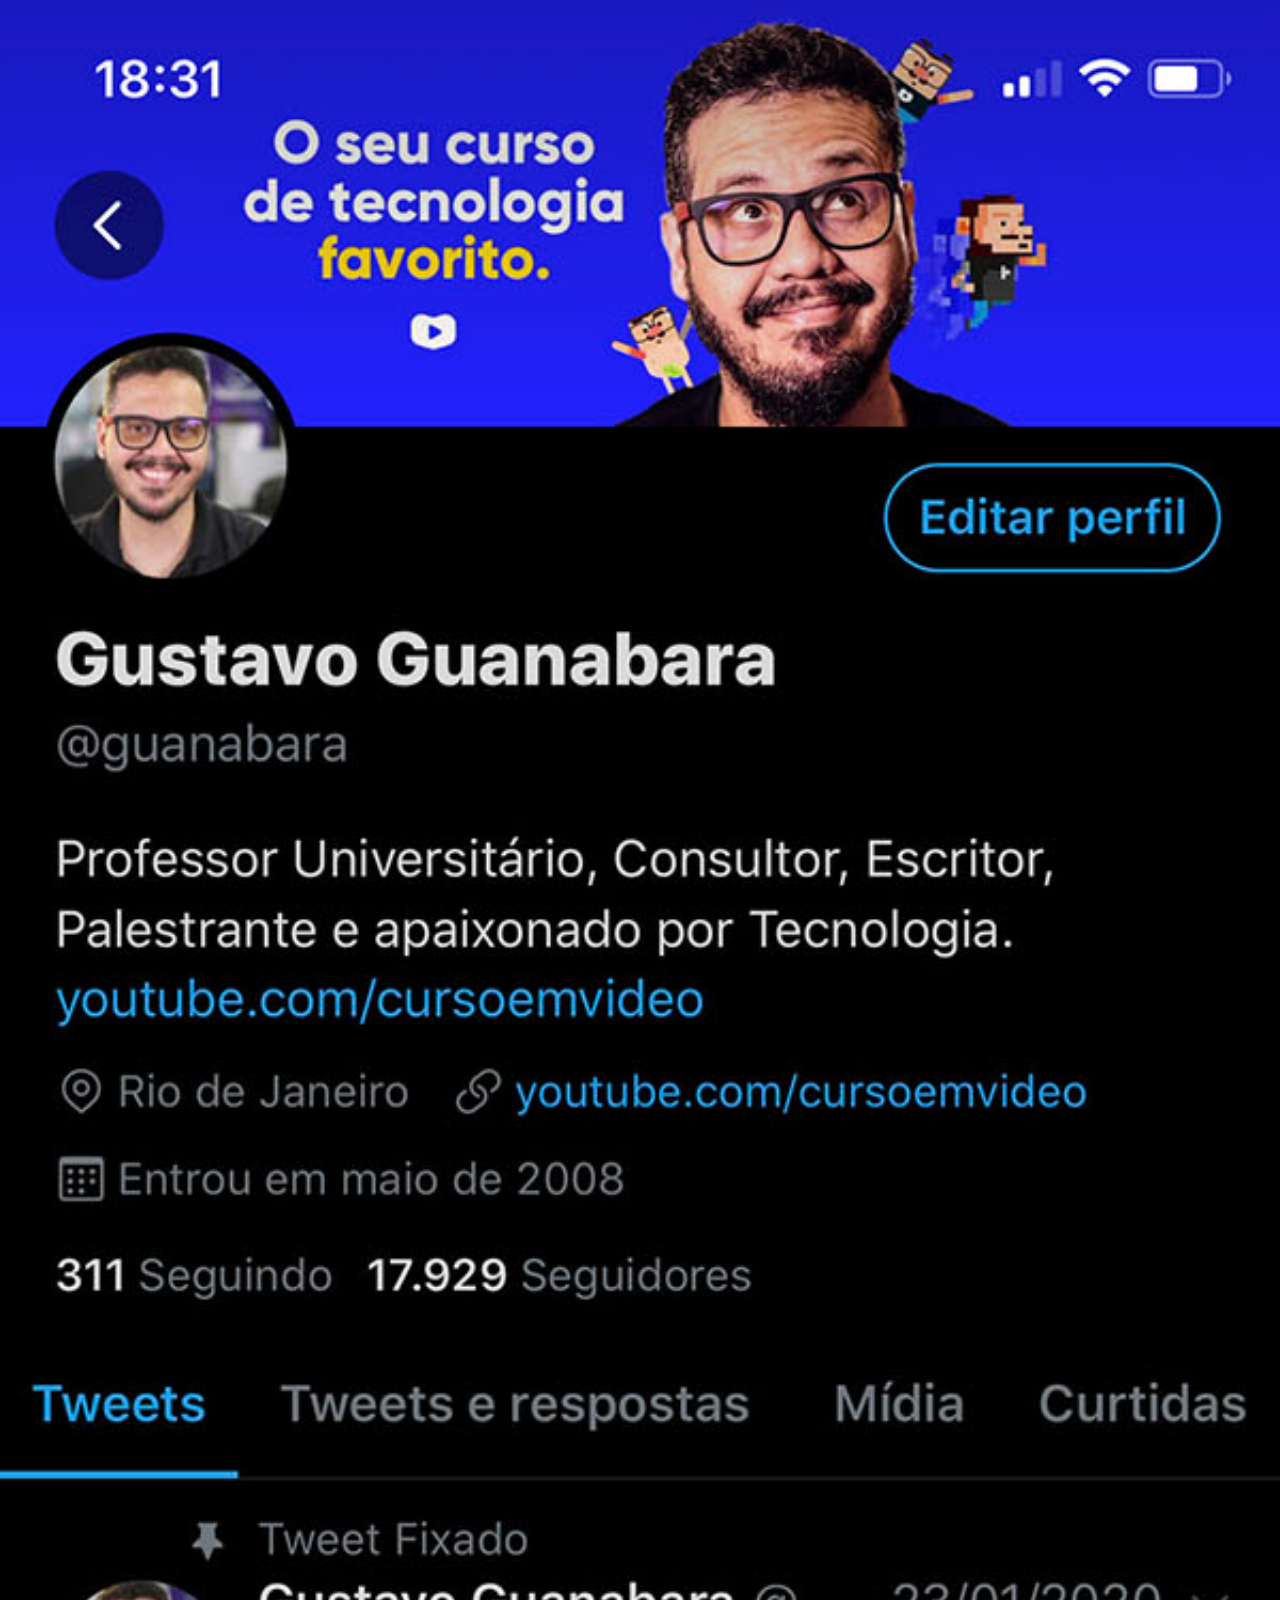
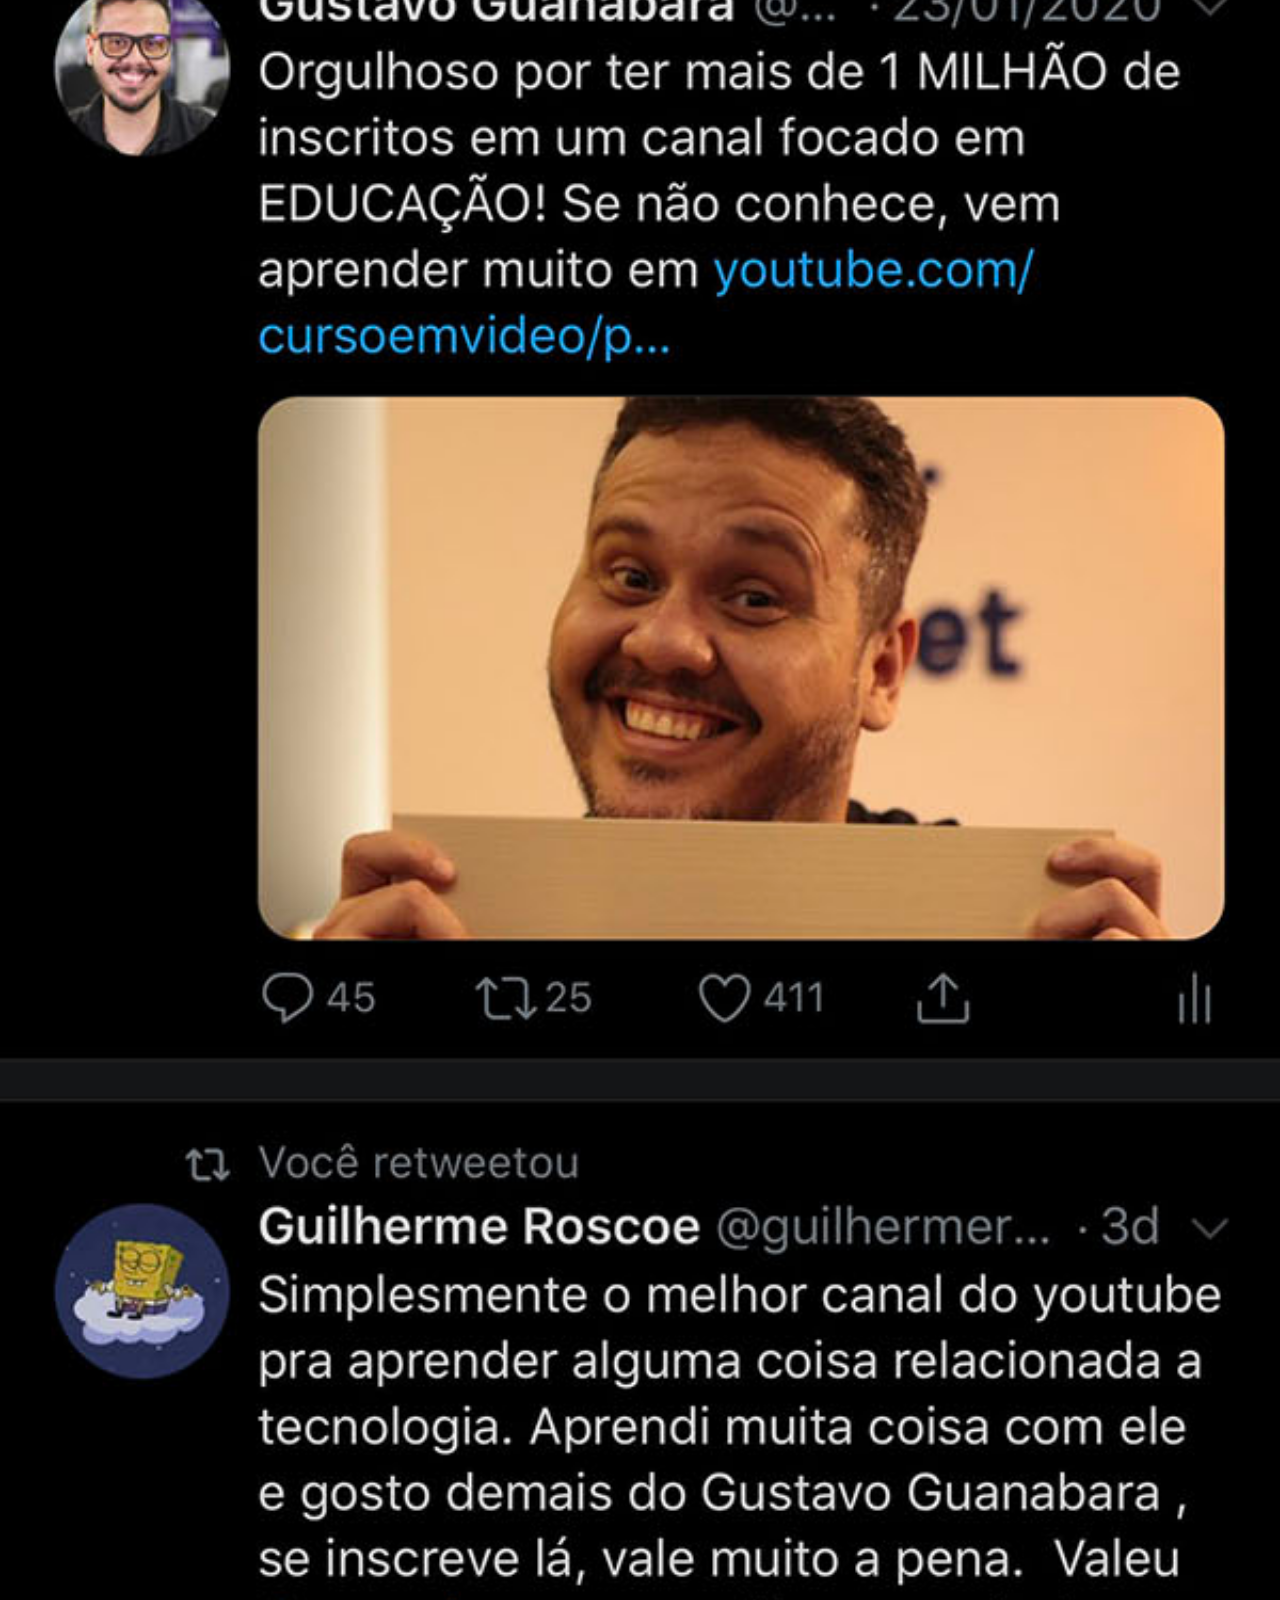
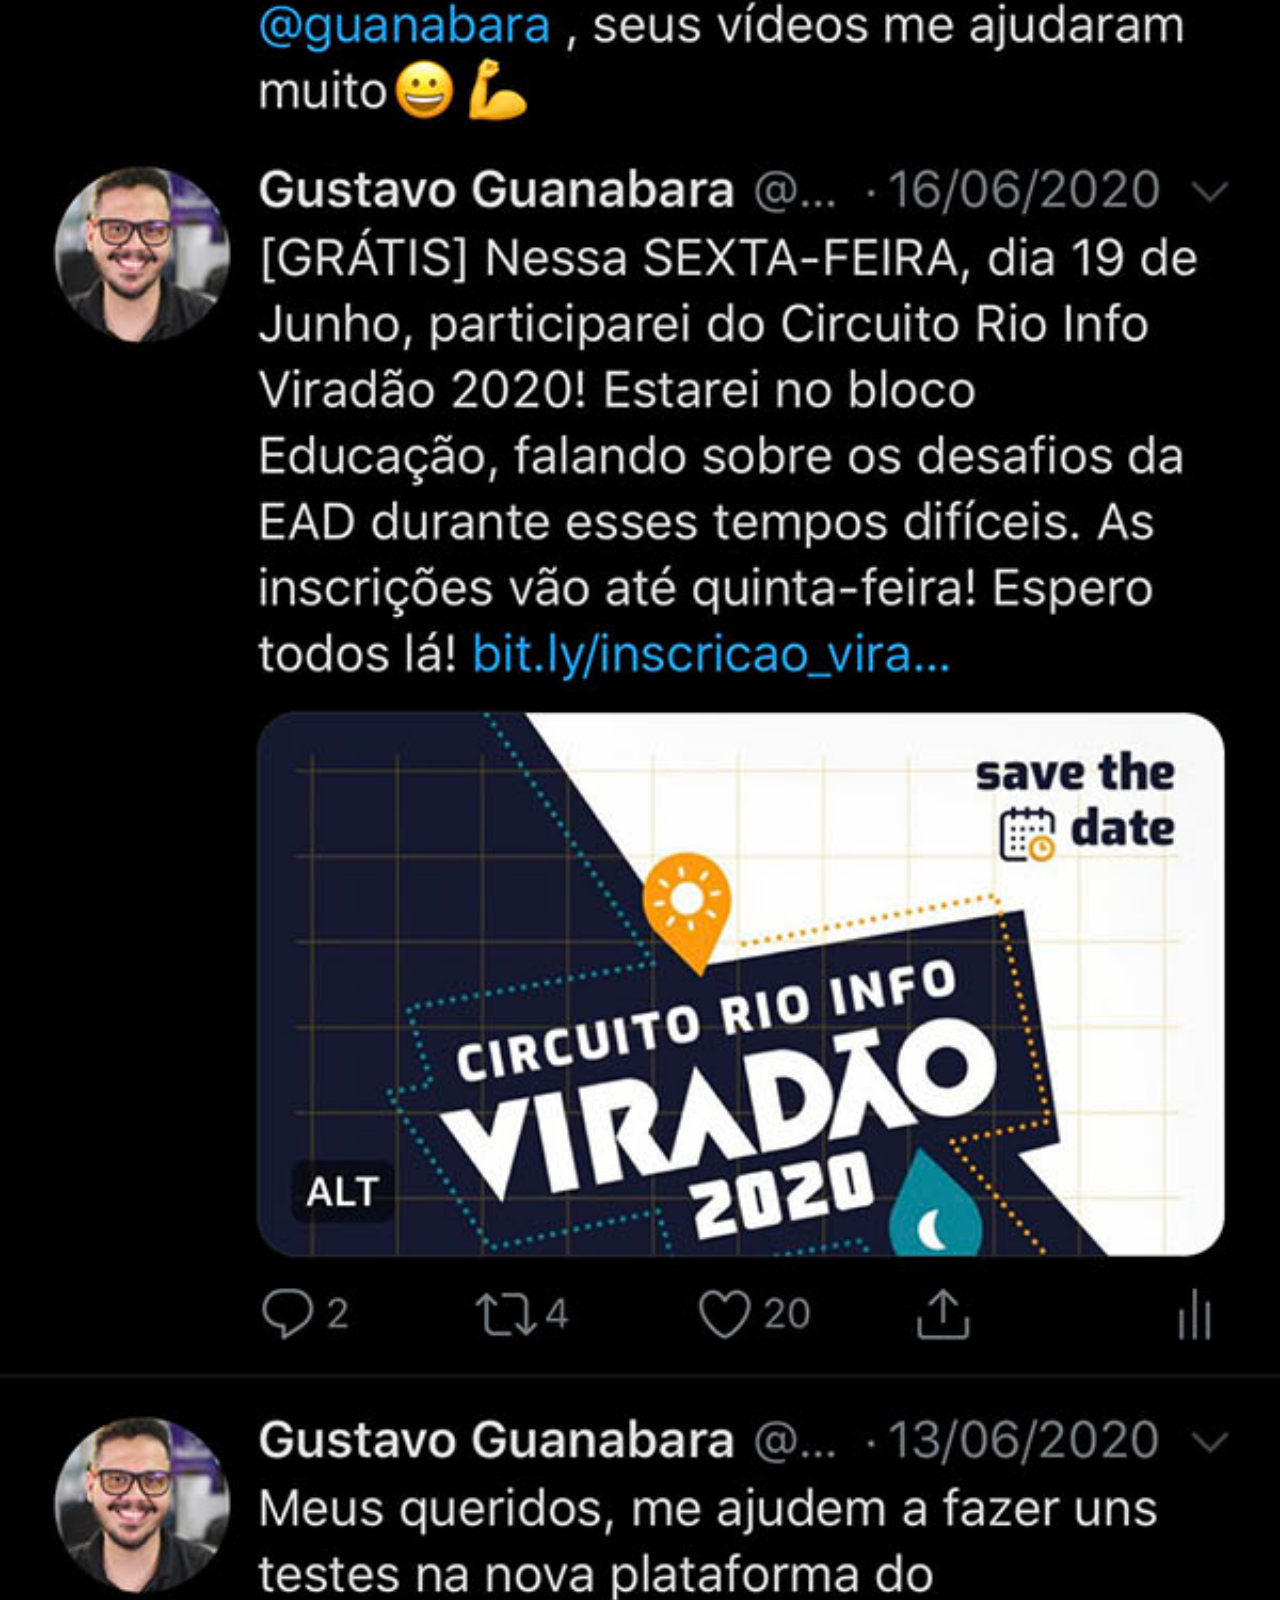
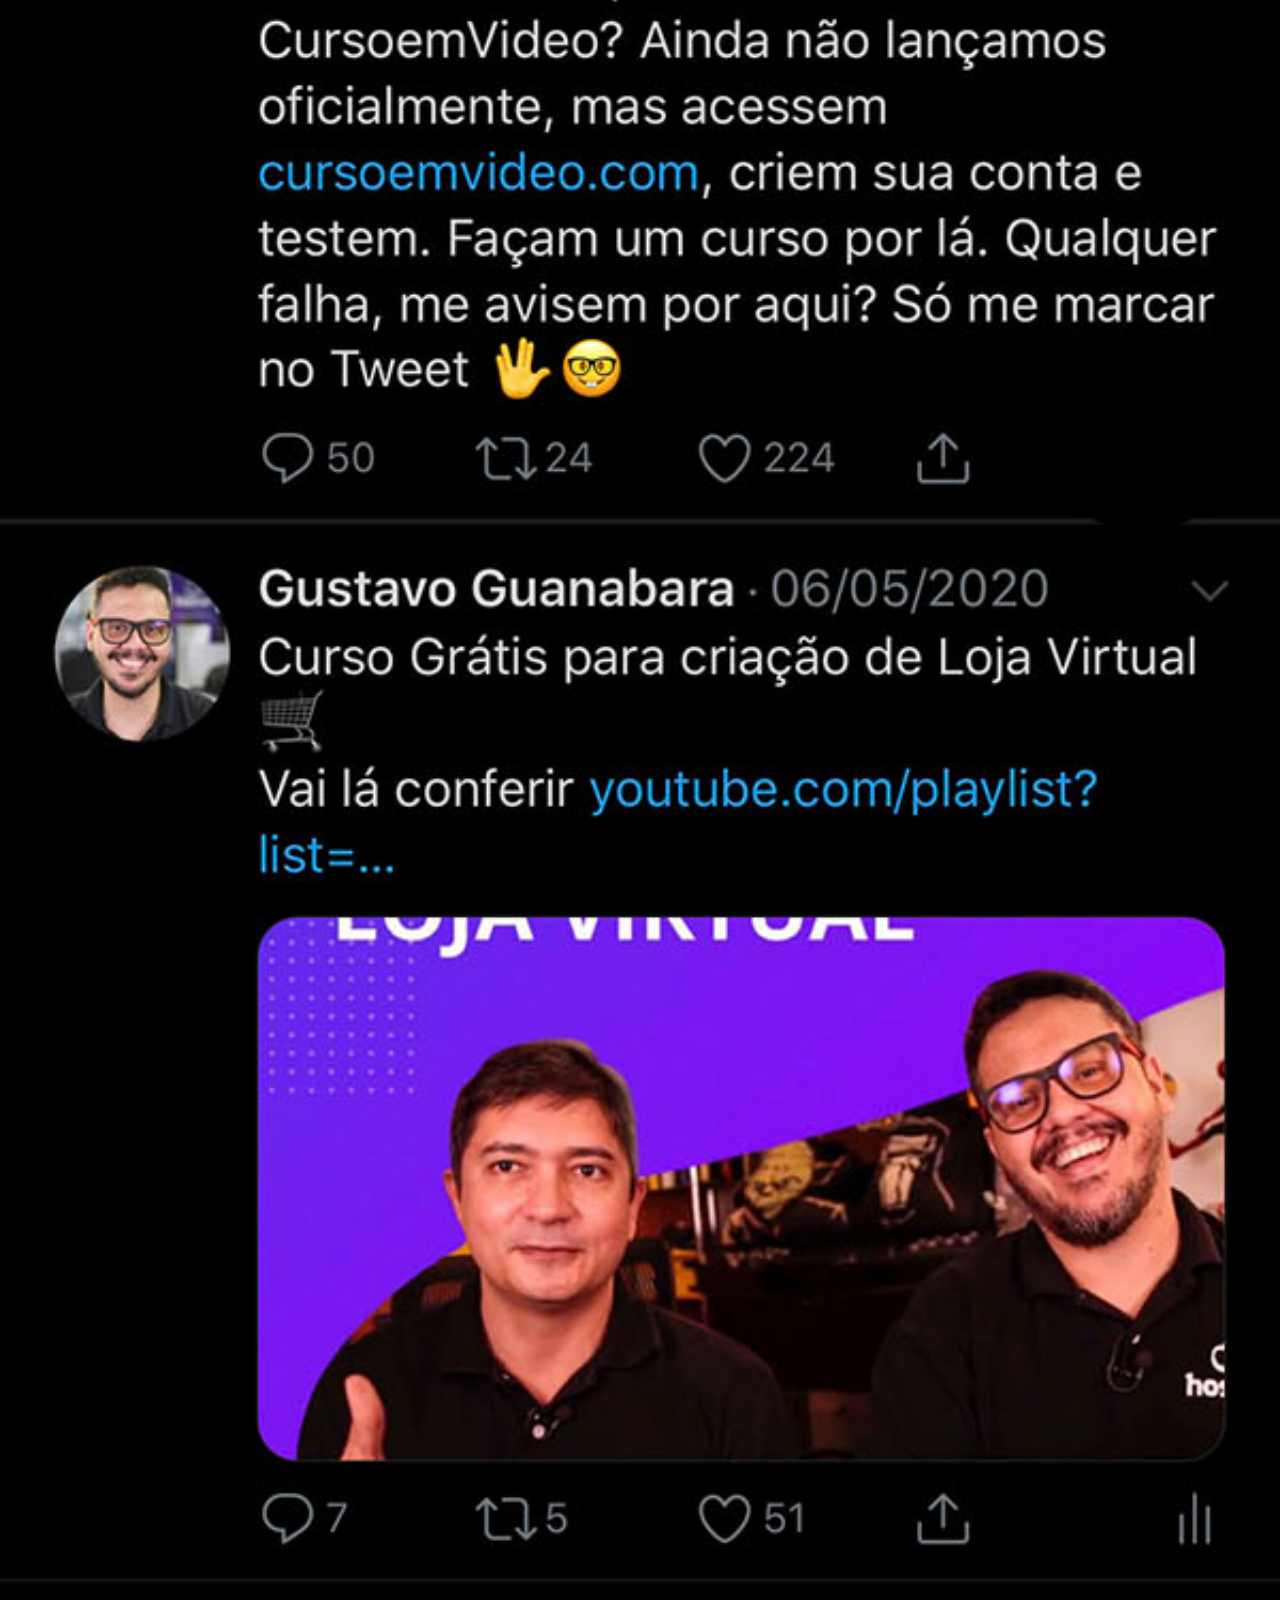
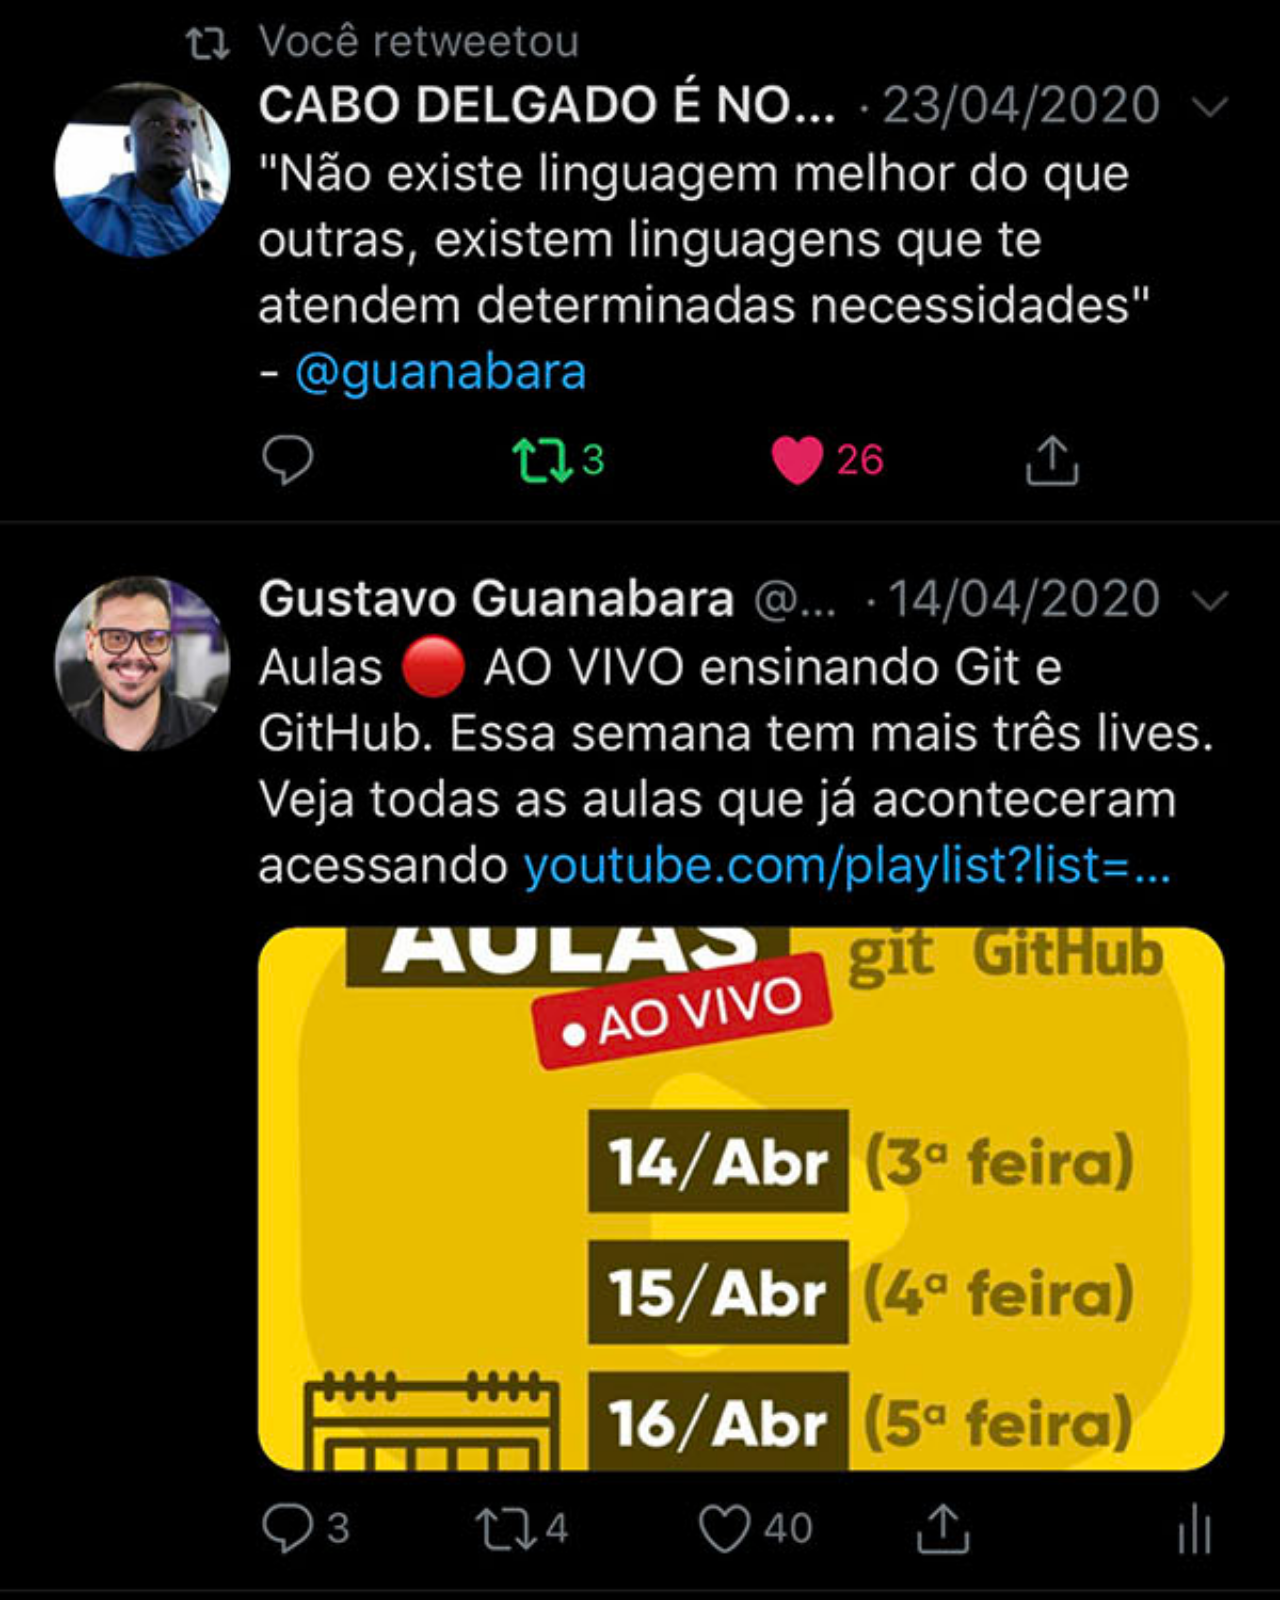
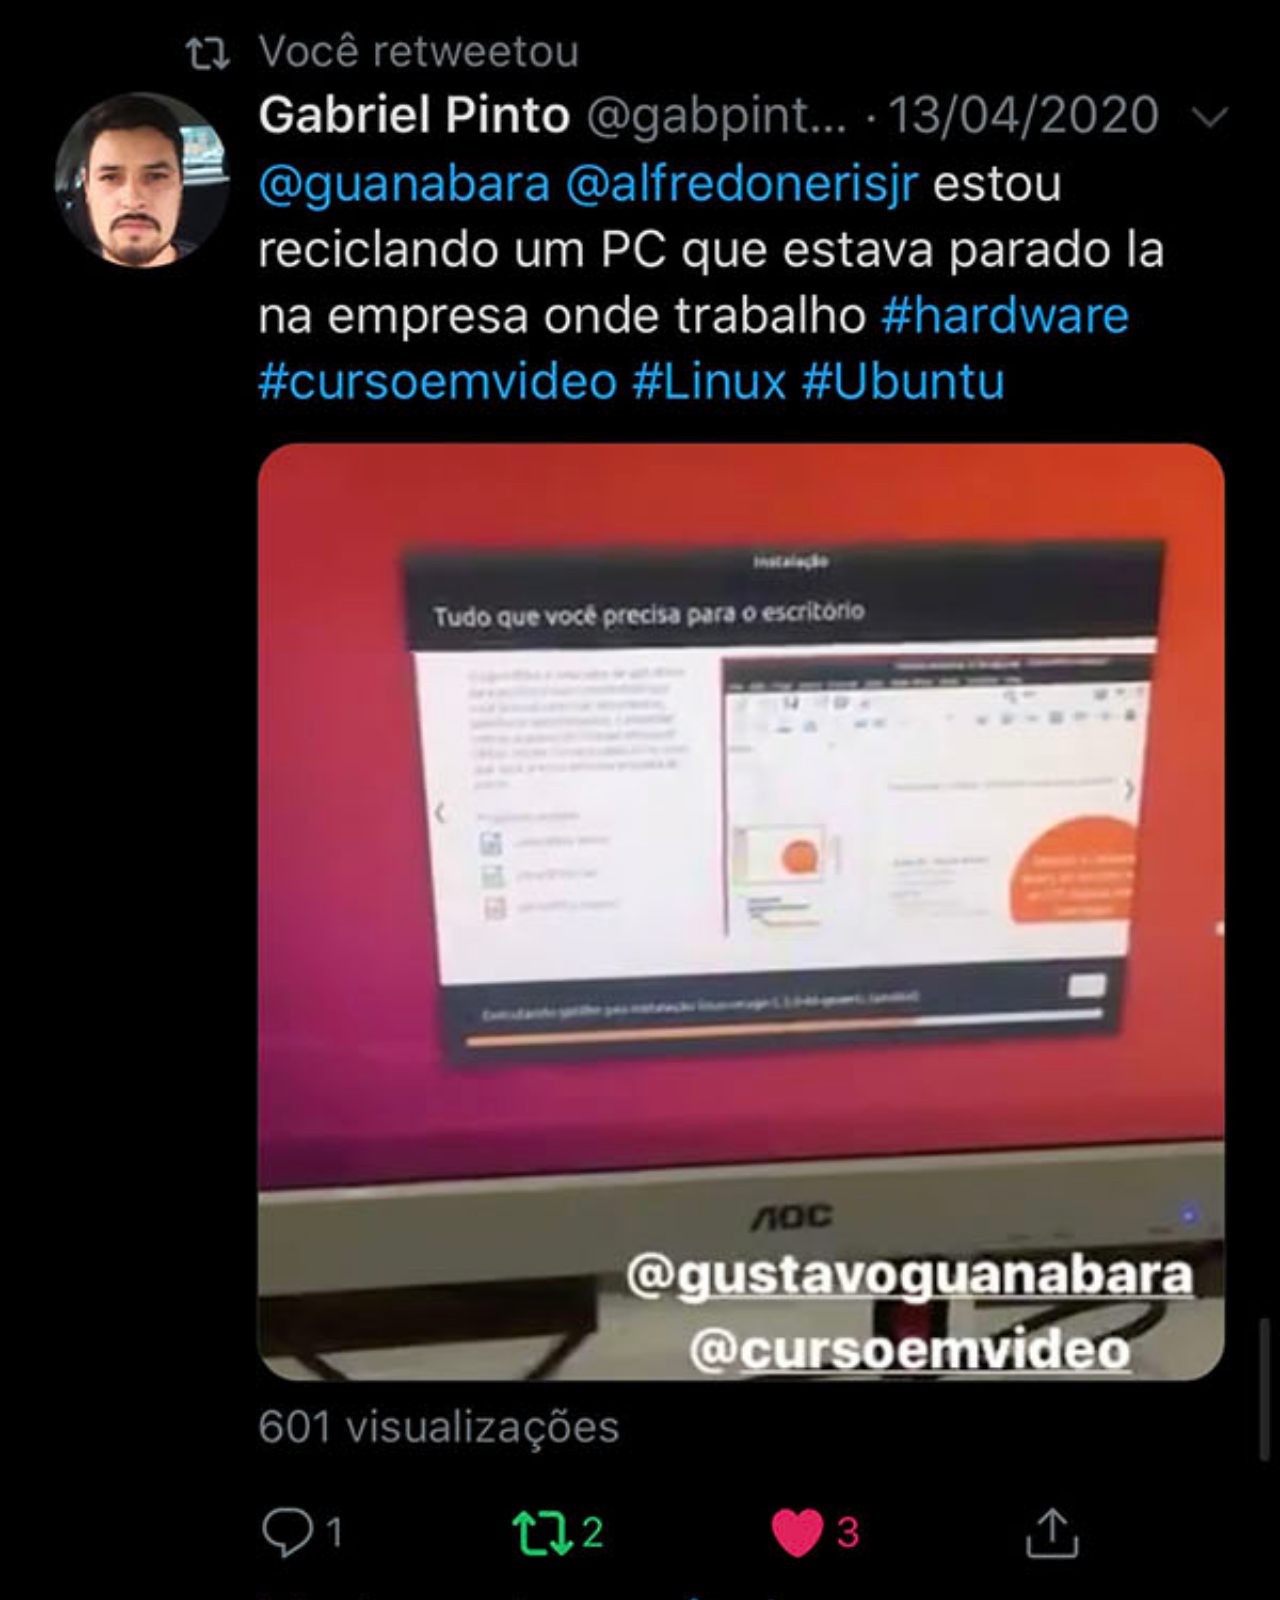
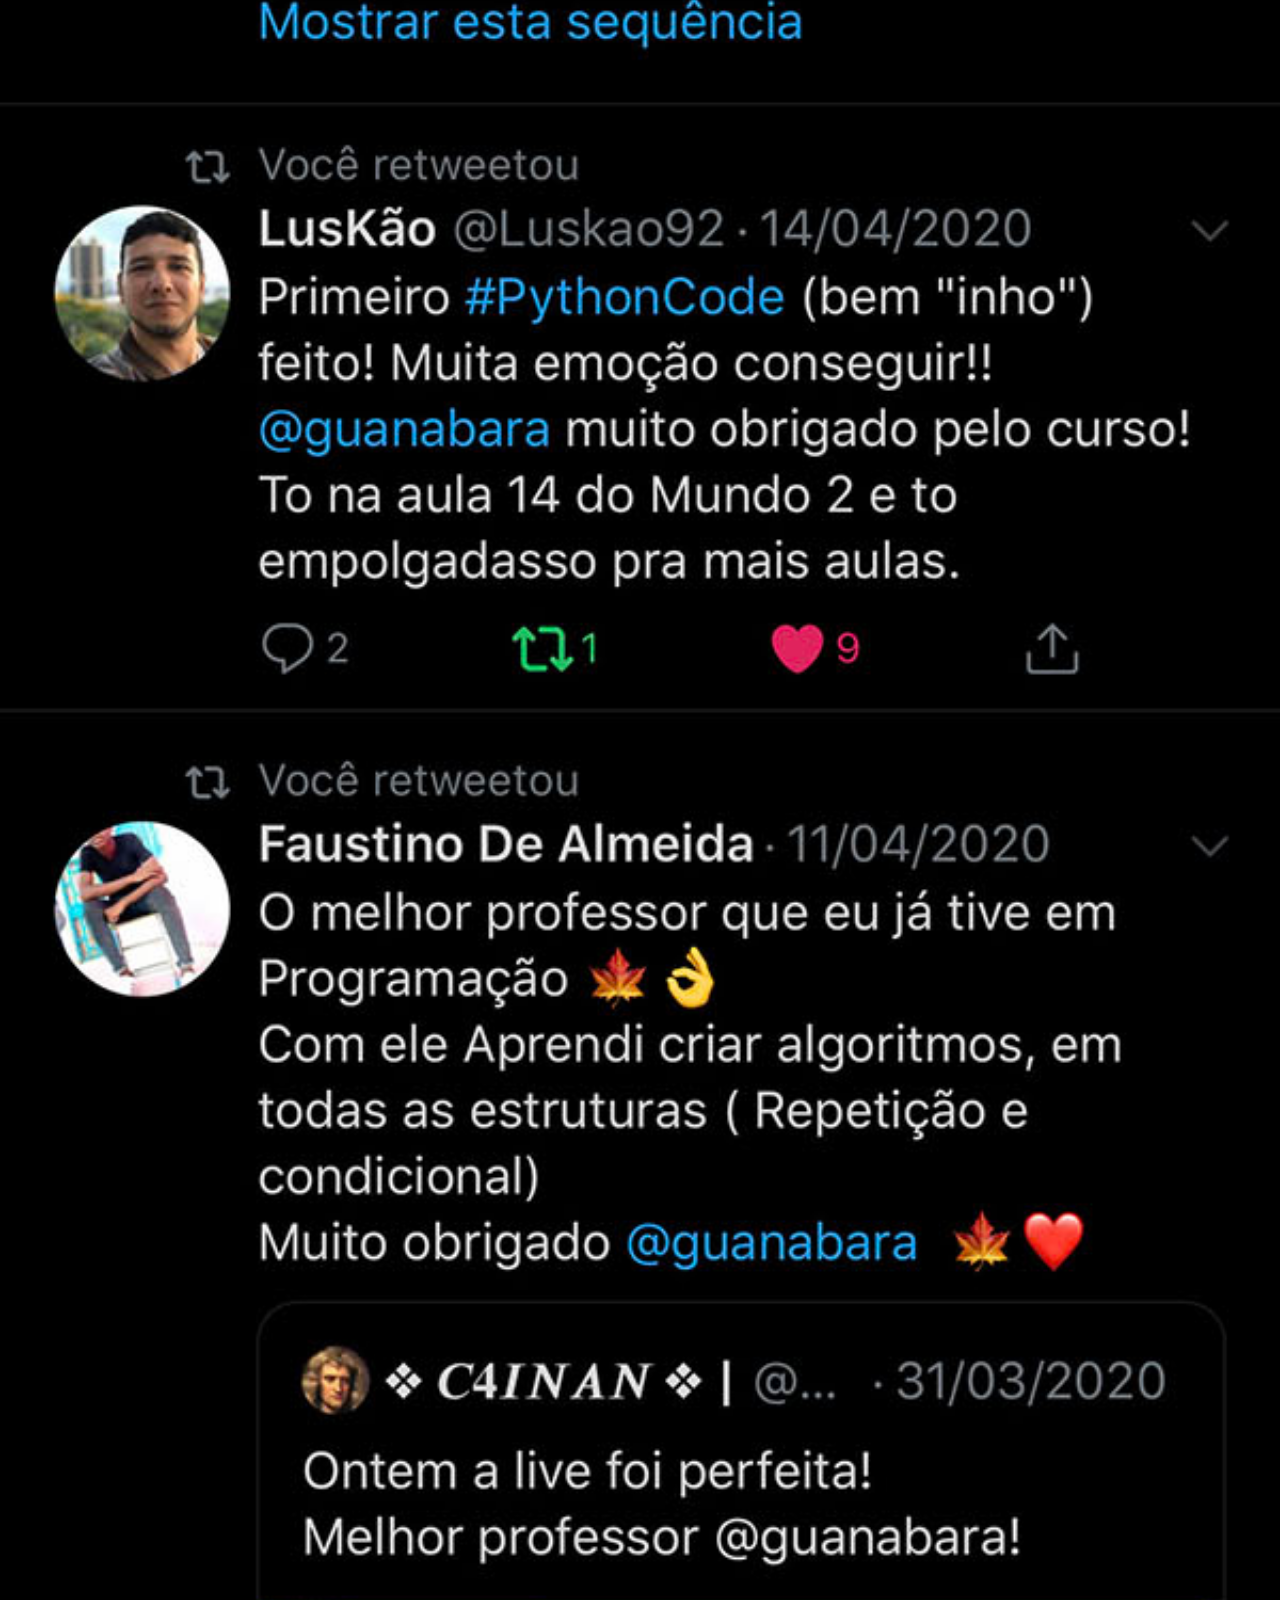
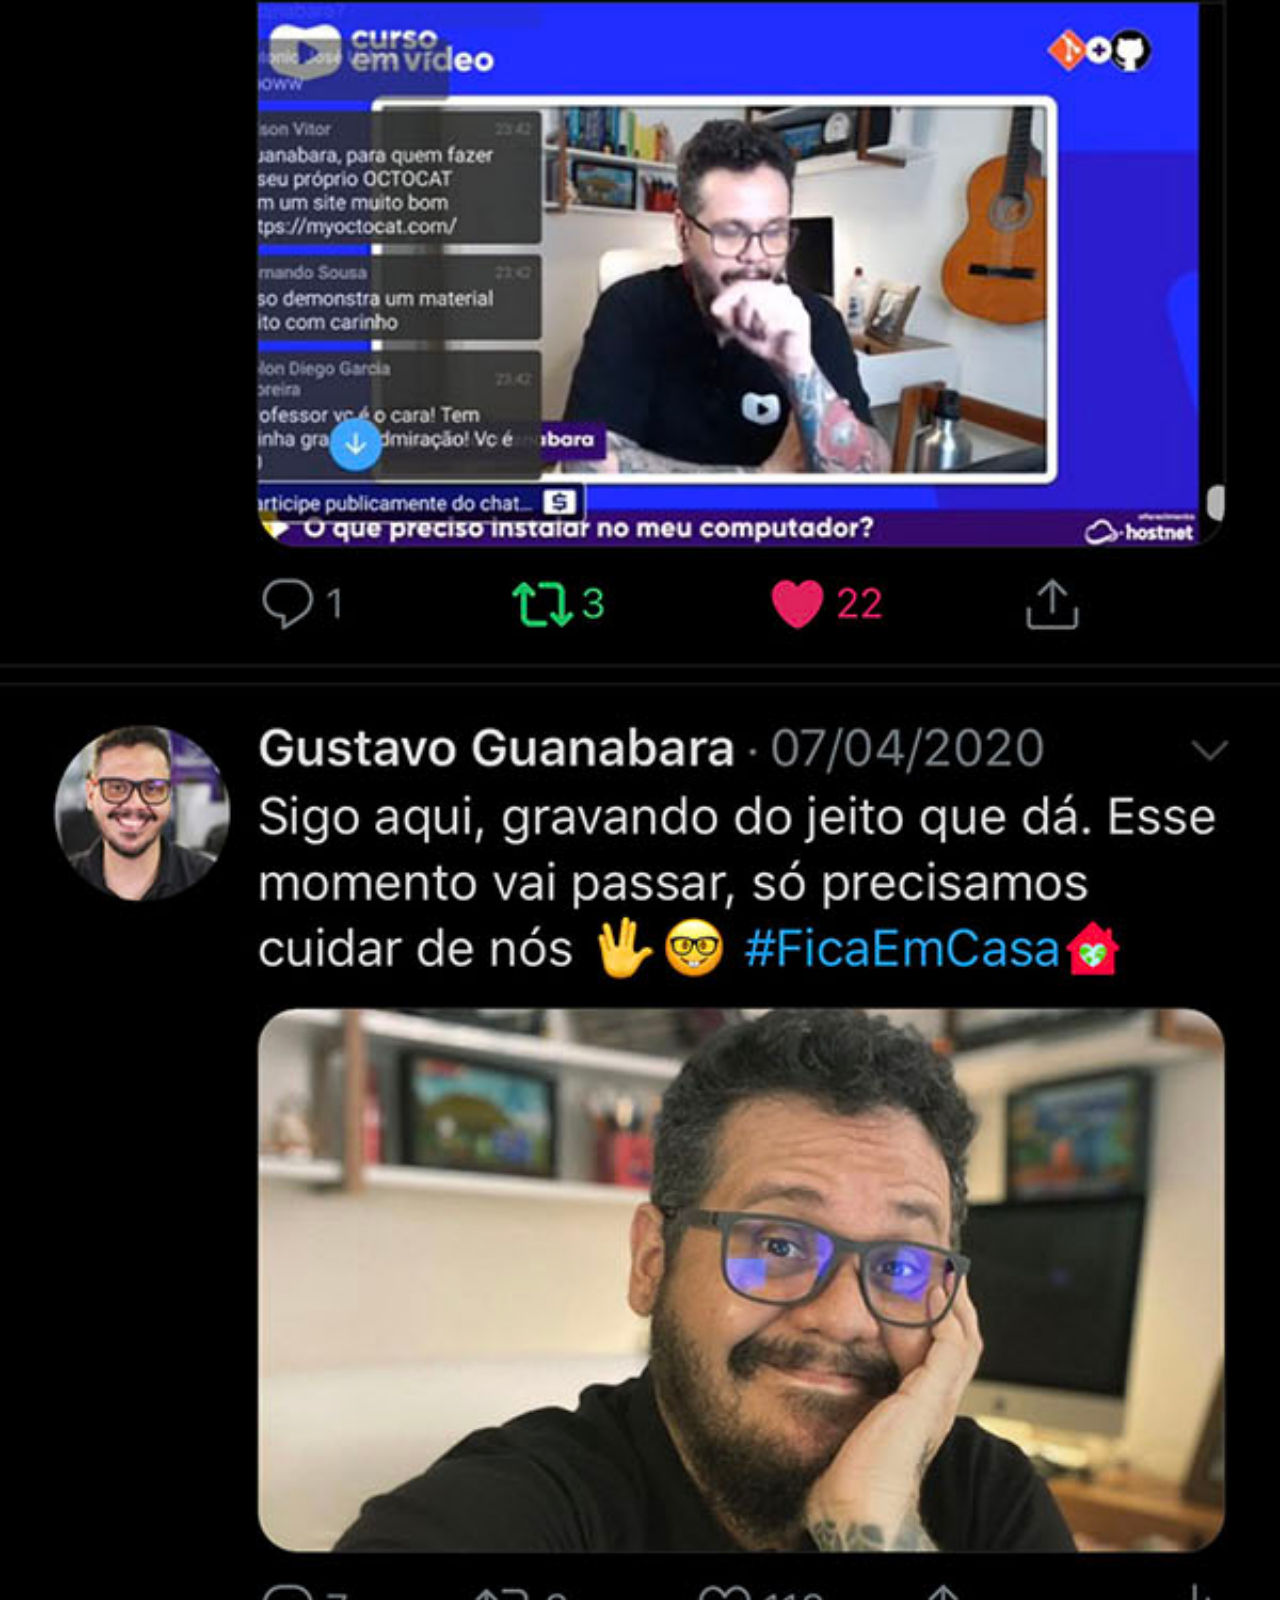
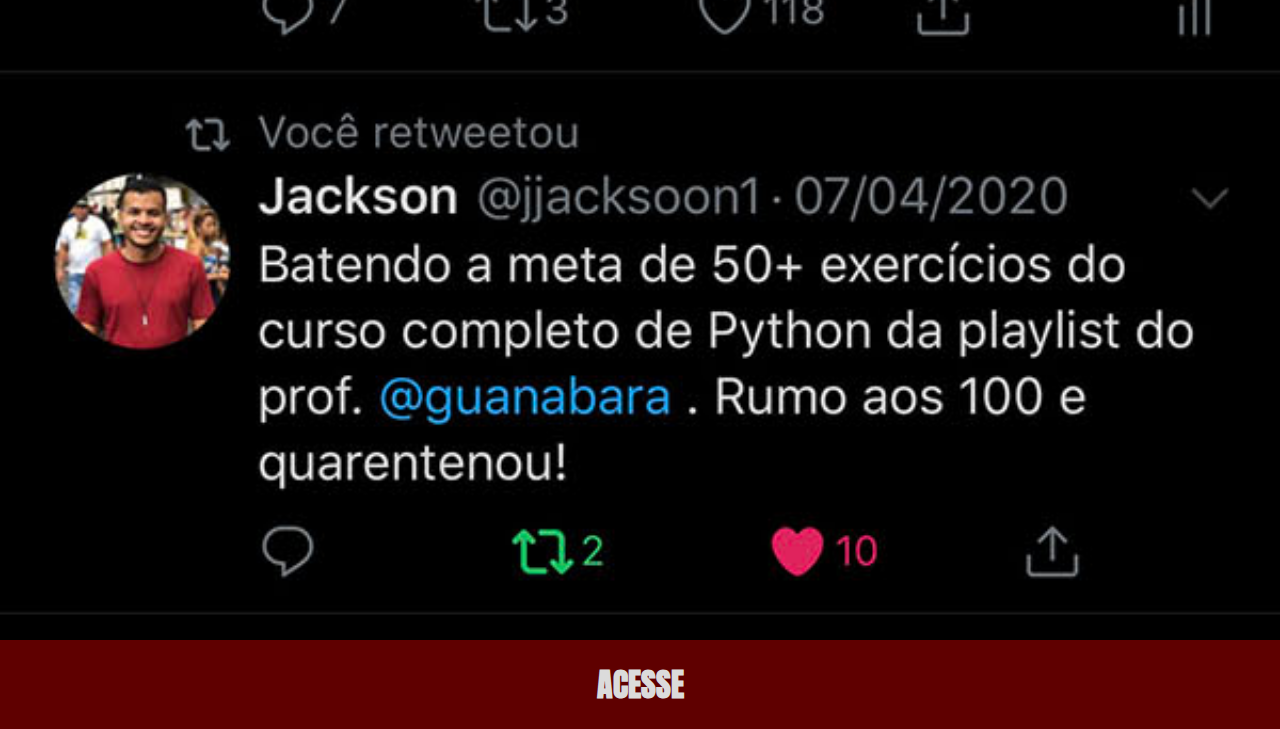
<file: twitter.html>
<!DOCTYPE html>
<html lang="pt-br">
<head>
    <meta charset="UTF-8">
    <meta name="viewport" content="width=device-width, initial-scale=1.0">
    <title>Twitter</title>
    <link rel="stylesheet" href="estilos/social.css">
</head>
<body>
    <img src="midias/imagens/tela-twitter.jpg" alt="imagem site Twitter">
    <a href="https://x.com/cursosemvideo" target="_blank" target="_blank">ACESSE</a>
</body>
</html>
</file>
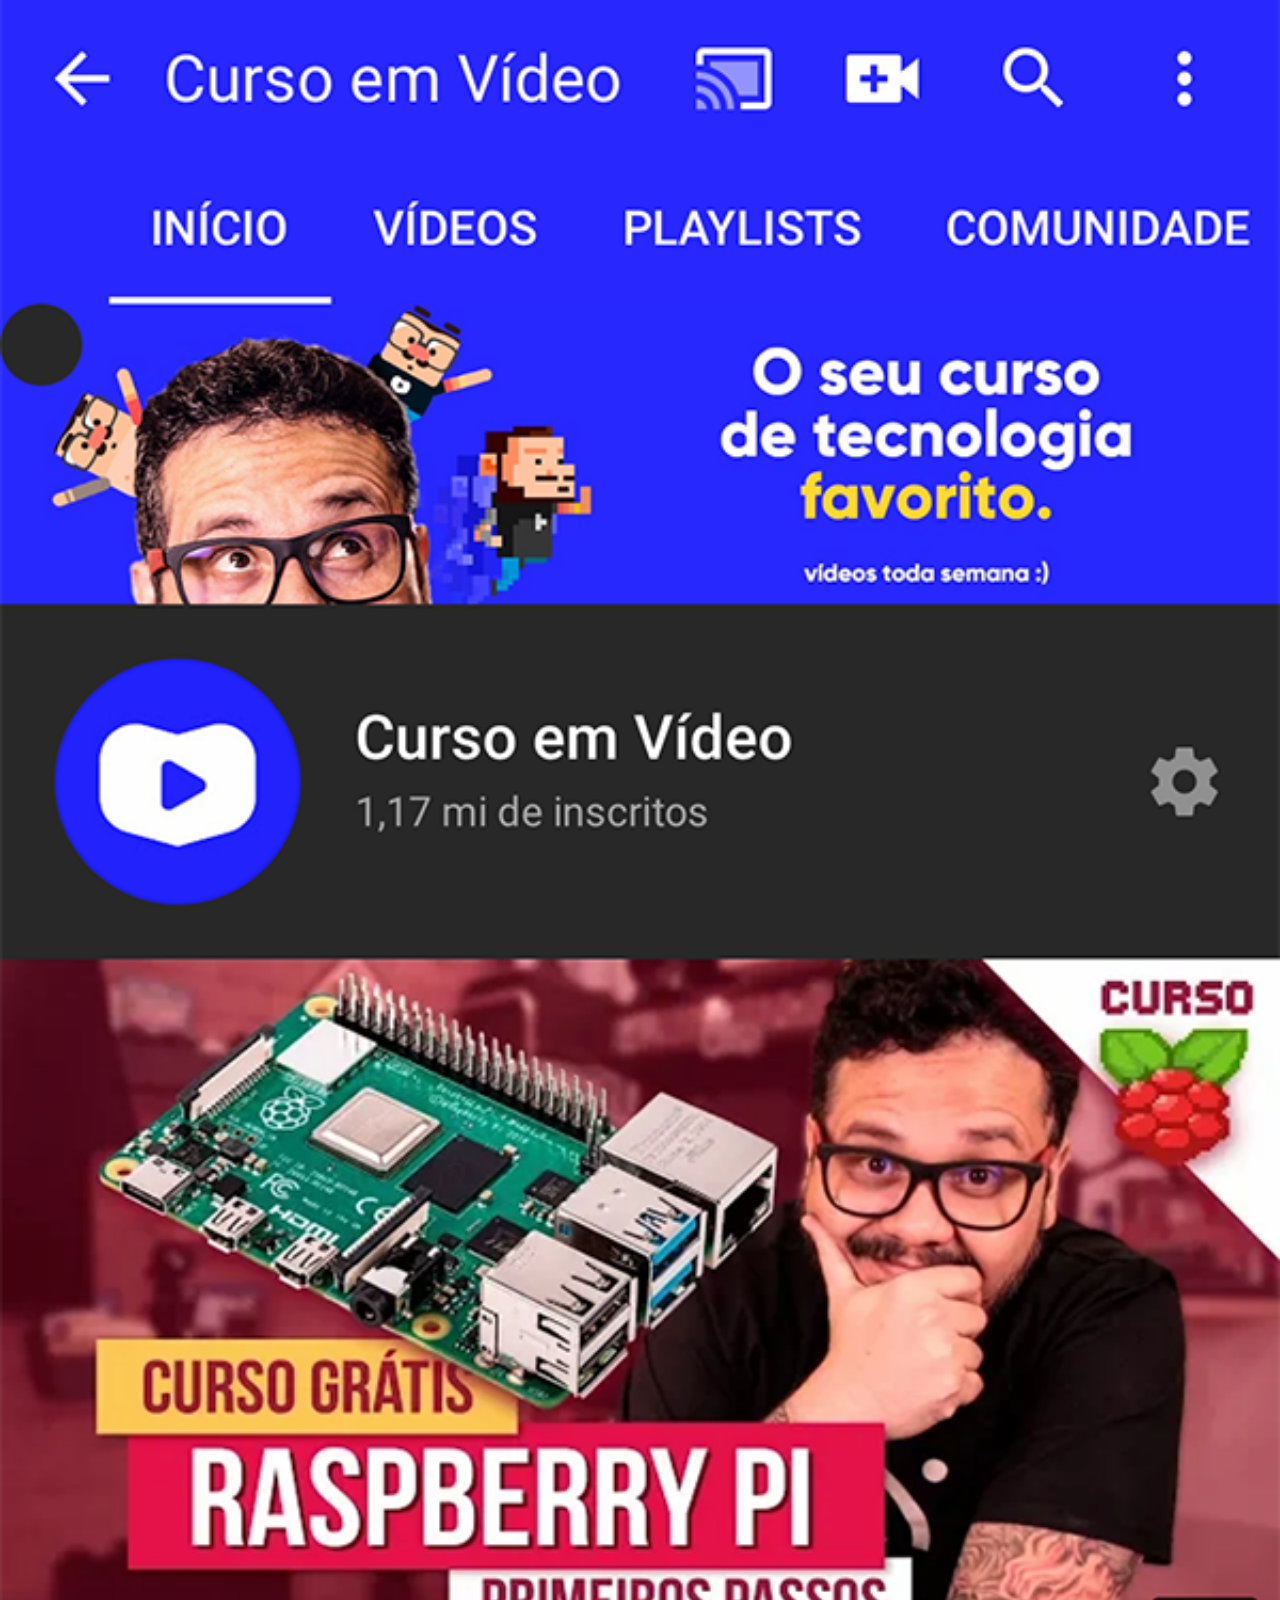
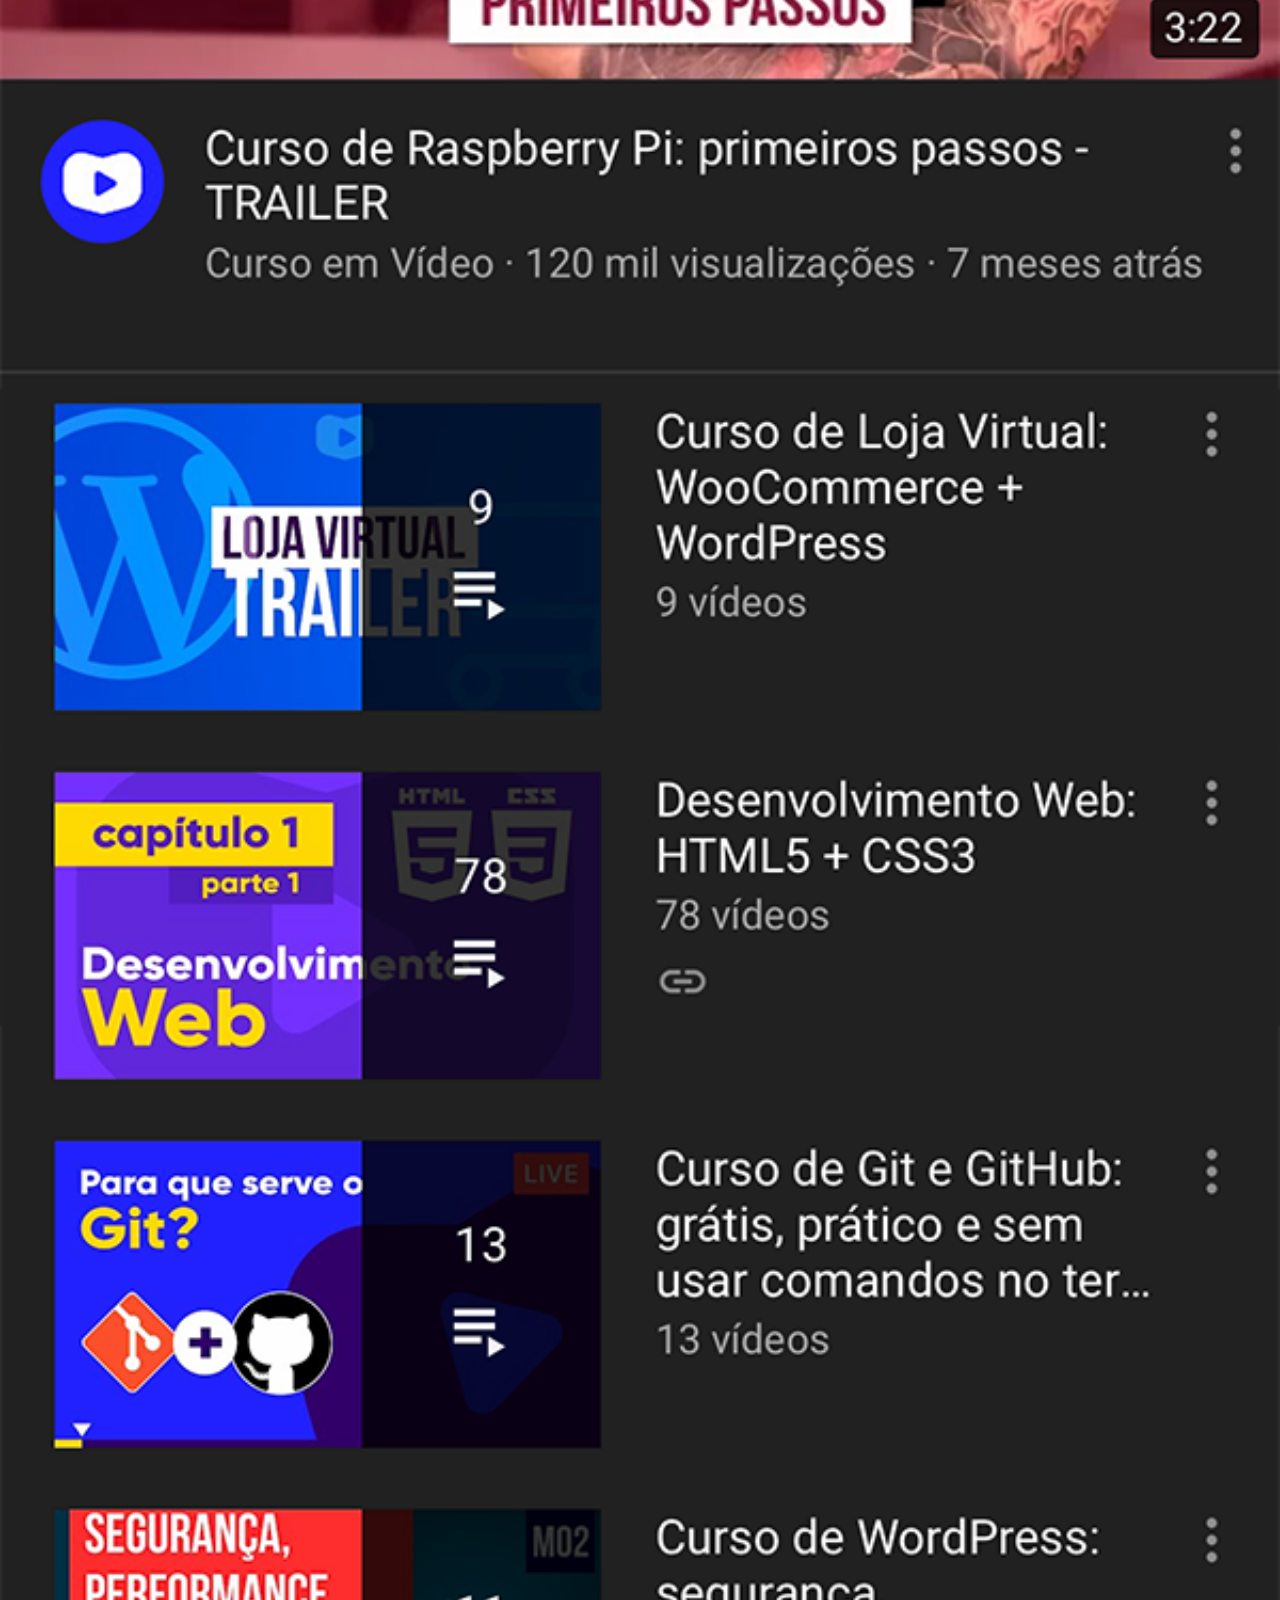
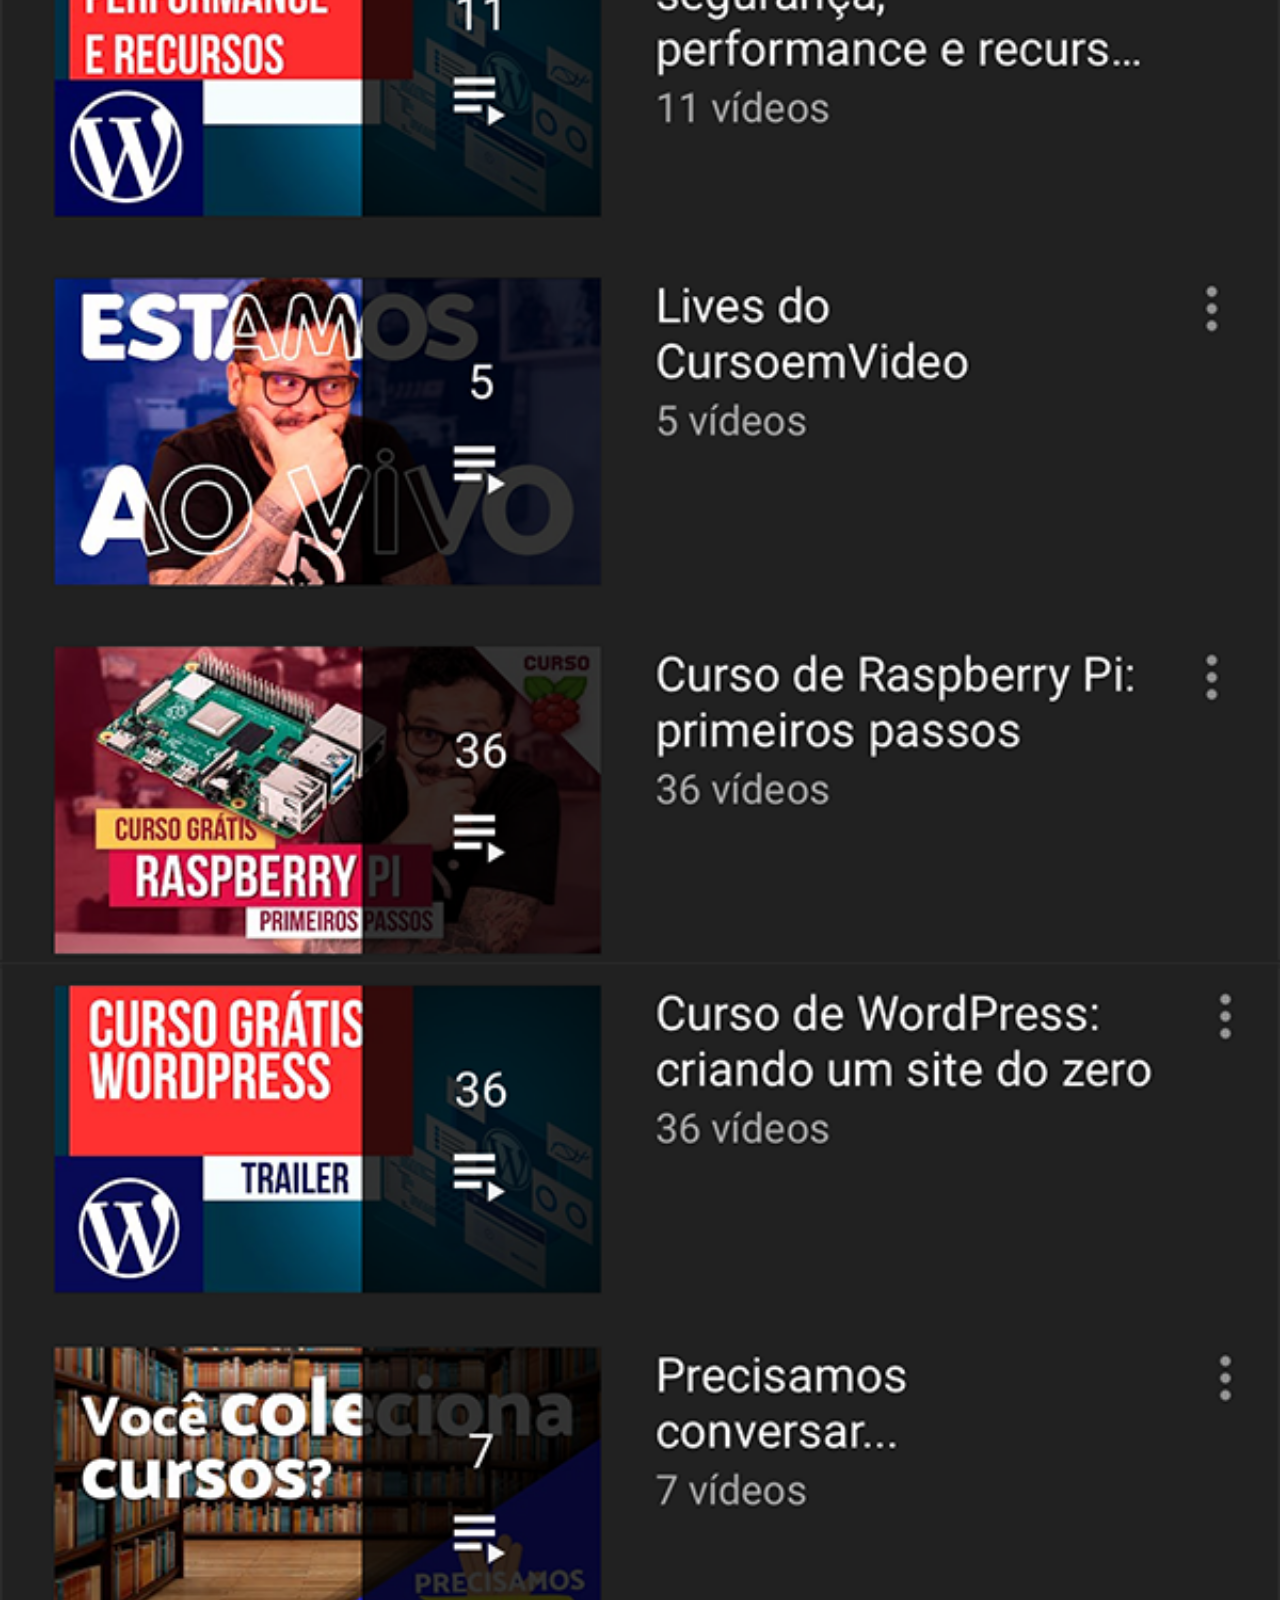
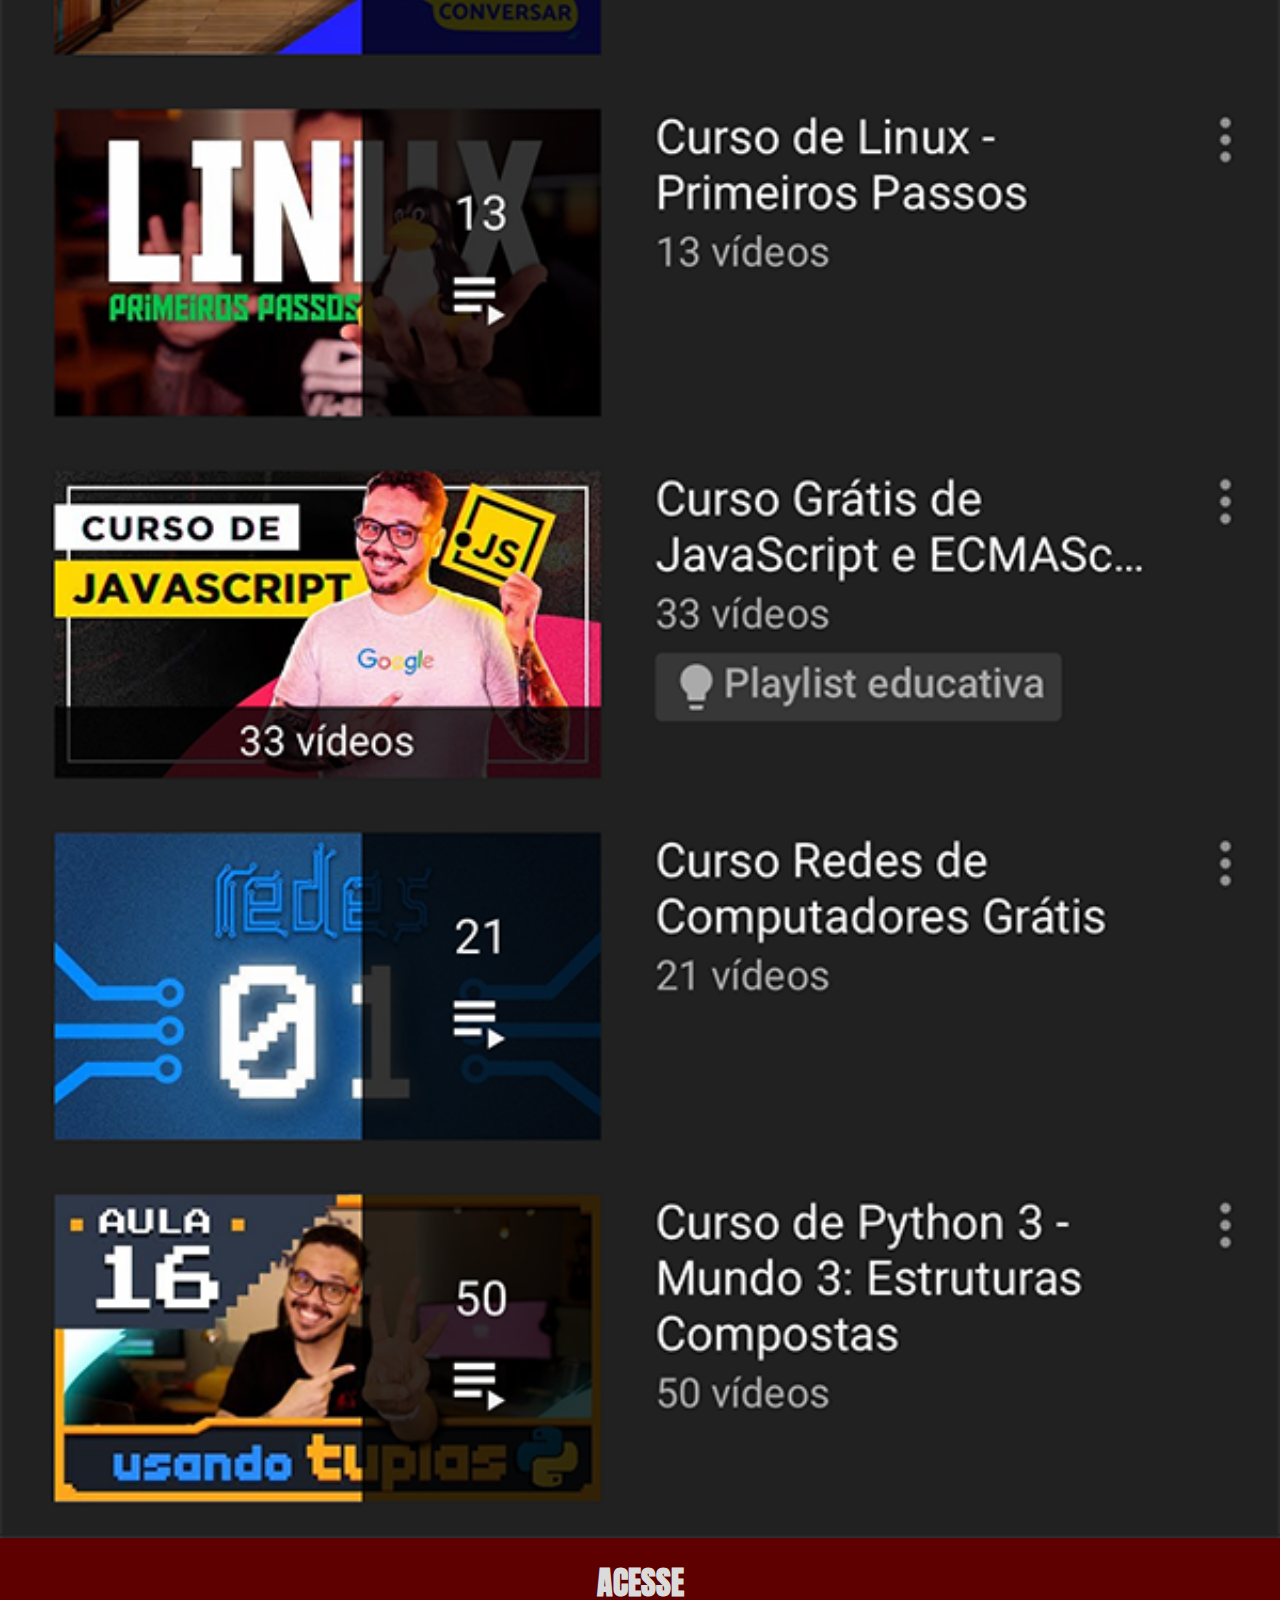
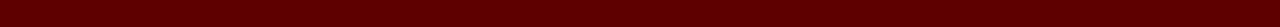
<file: youtube.html>
<!DOCTYPE html>
<html lang="pt-br">
<head>
    <meta charset="UTF-8">
    <meta name="viewport" content="width=device-width, initial-scale=1.0">
    <title>Youtube</title>
    <link rel="stylesheet" href="estilos/social.css">
</head>
<body>
    <img src="midias/imagens/tela-youtube.png" alt="imagem site youtube">
    <a href="https://www.youtube.com/c/CursoemV%C3%ADdeo" target="_blank">ACESSE</a>
</body>
</html>
</file>
<file: estilos/style.css>
@charset "UTF-8";
* {
    margin: 0px;
    padding: 0px;
    font-family: Arial, Helvetica, sans-serif;
}
html, body {
    height: 100vh;
    width: 100vw;
    background-color: black;
}
body {
    background: url(../midias/imagens/fundo-madeira.jpg) no-repeat top center;
    background-size: cover;
    background-attachment: fixed; 
}
main {
    height: 100vh;
    position: relative;
}
section#telefone {
    height: 627px;
    width: 311px;
    position: absolute;
    top: 50%;
    left: 50%;
    transform: translate(-50%, -50%);
    background: url(../midias/imagens/frame-iphone.png) no-repeat;
}
iframe#tela {
    position: relative;
    top: 79px;
    left: 21px;
    width: 269px;
    height: 473px;
}
section#social {
    text-align: right;
}
section#social img {
    width: 50px;
    margin: 2px;
    margin-top: 10px;
    border-radius: 50%;
    box-shadow: 2px 2px 5px rgba(0, 0, 0, 0.400);
    box-sizing: border-box;
}
section#social img:hover {
    border: 2px solid rgba(255, 255, 255, 0.600);
    transform: translate(-3px, -3px);
    box-shadow: 5px 5px 10px rgba(0, 0, 0, 0.600);
    transition: transform 0.3s;
}
</file>
<file: estilos/social.css>
@charset "UTF-8";
@import url('https://fonts.googleapis.com/css2?family=Anton&display=swap');
* {
    margin: 0px;
    padding: 0px;
    font-family: Arial, Helvetica, sans-serif;
}
::-webkit-scrollbar {
    width: 0px;
    height: 0px;
}
img {
    width: 100vw;
}
a {
    display: block;
    background-color: rgb(95, 0, 0);
    color: rgb(219, 219, 219);
    padding: 20px;
    text-align: center;
    font-weight: bolder;
    text-decoration: none;
    margin-top: -4px;
    font-family: "Anton", sans-serif;
    font-weight: bold;
    font-style: normal;
    font-size: 2em;
    }
a:hover {
    background-color: rgb(216, 109, 109);
}
</file>
